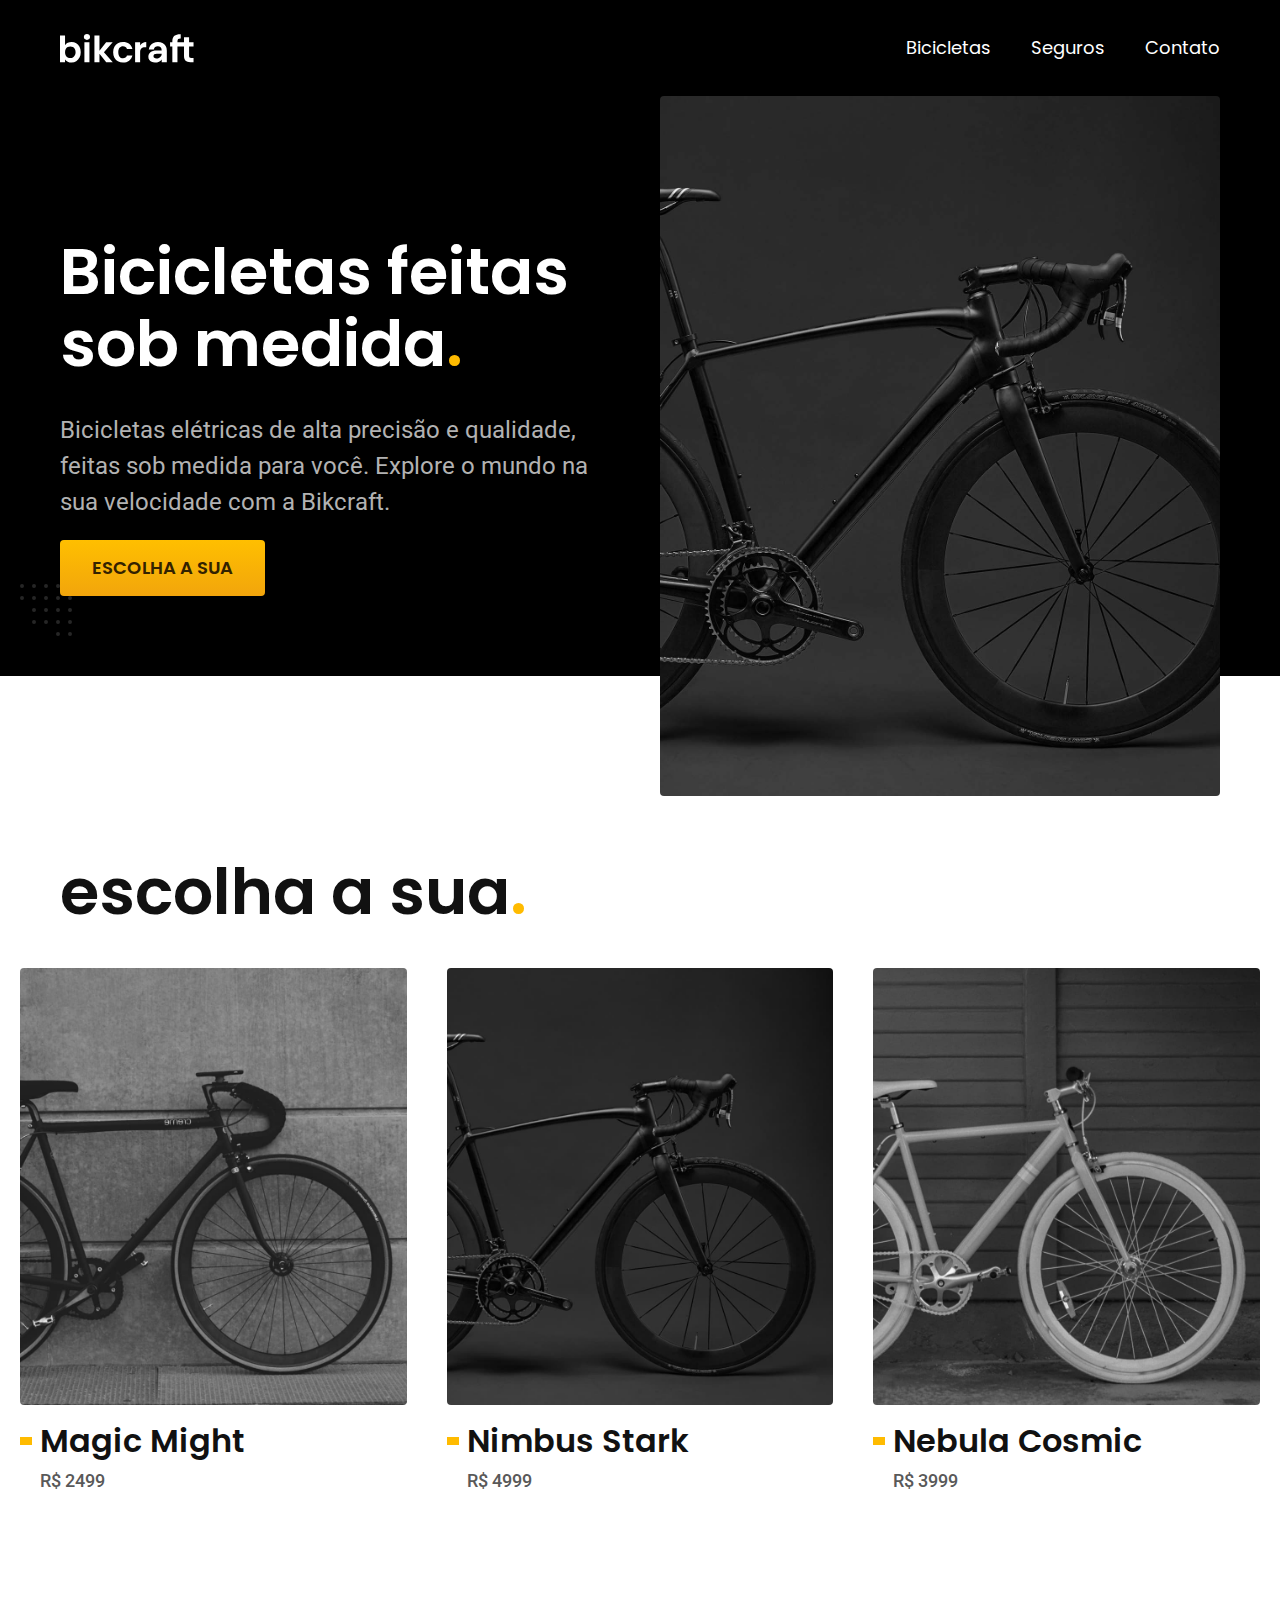
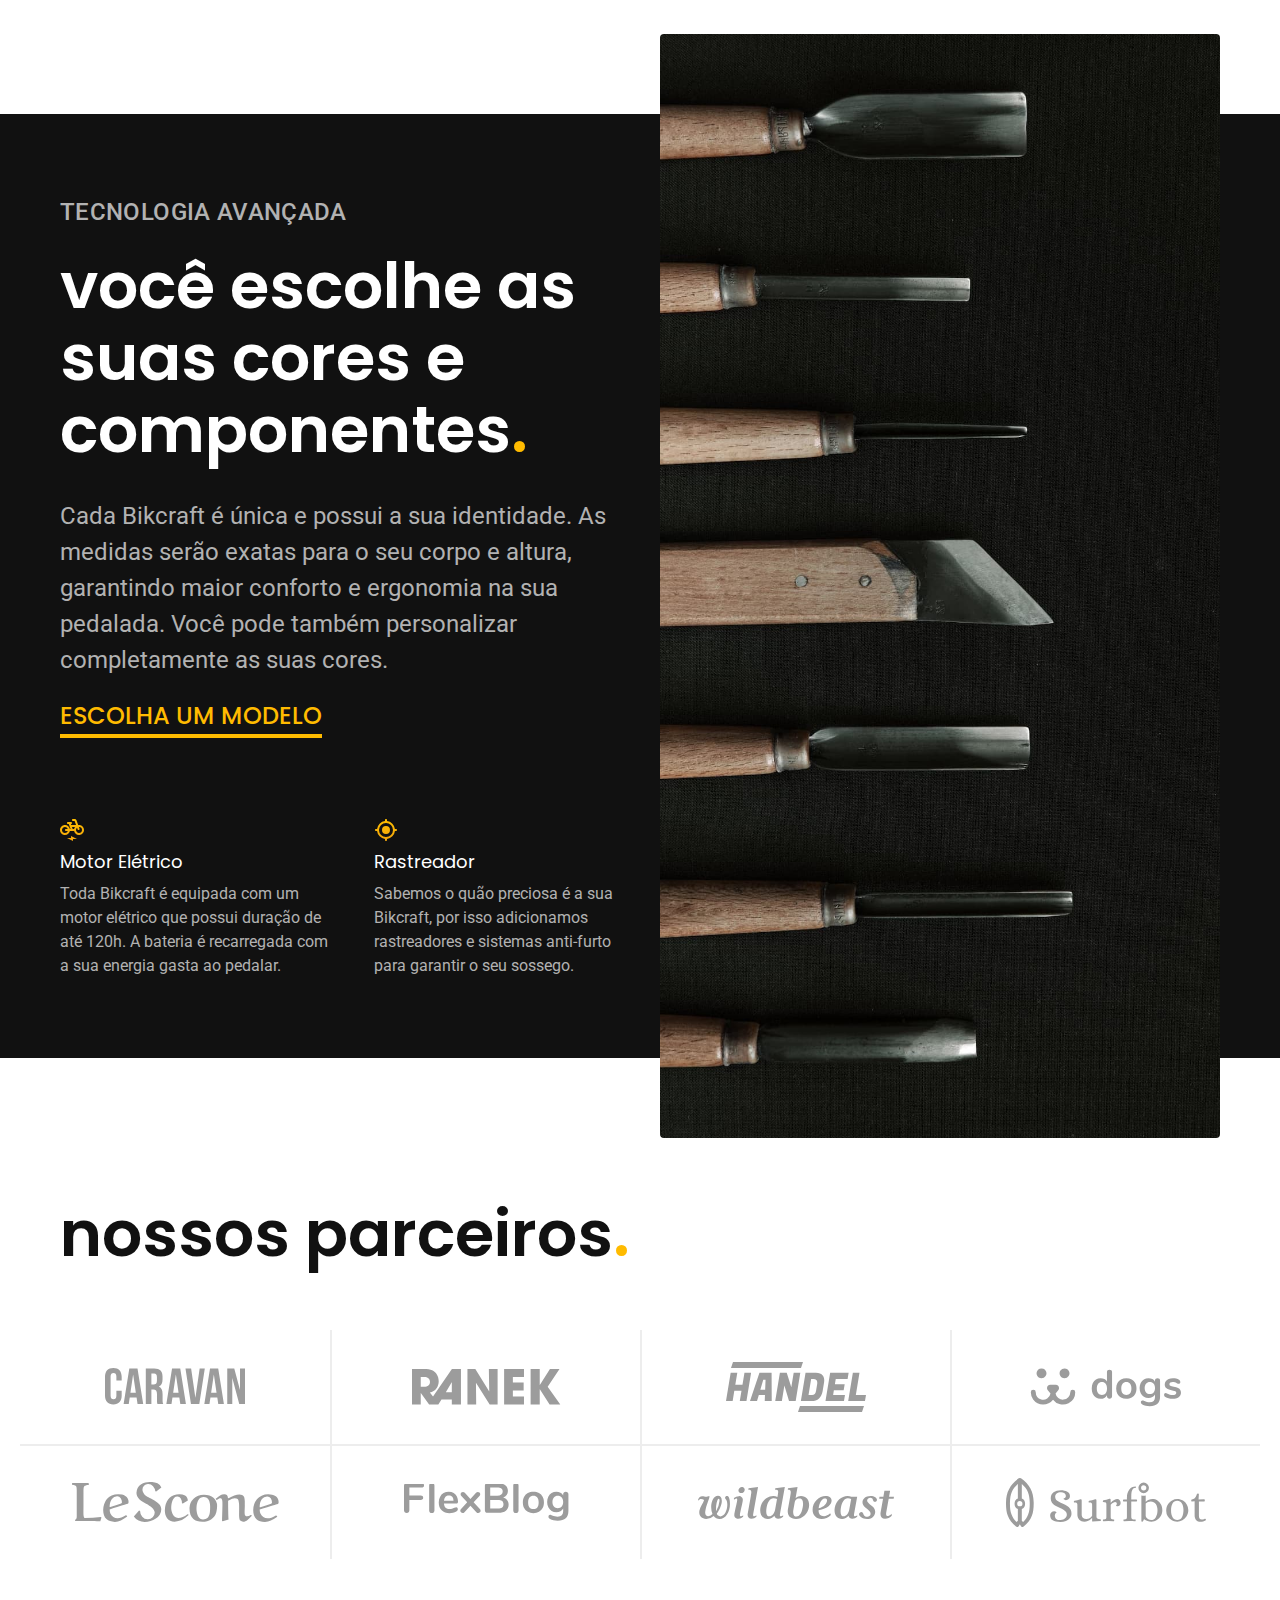
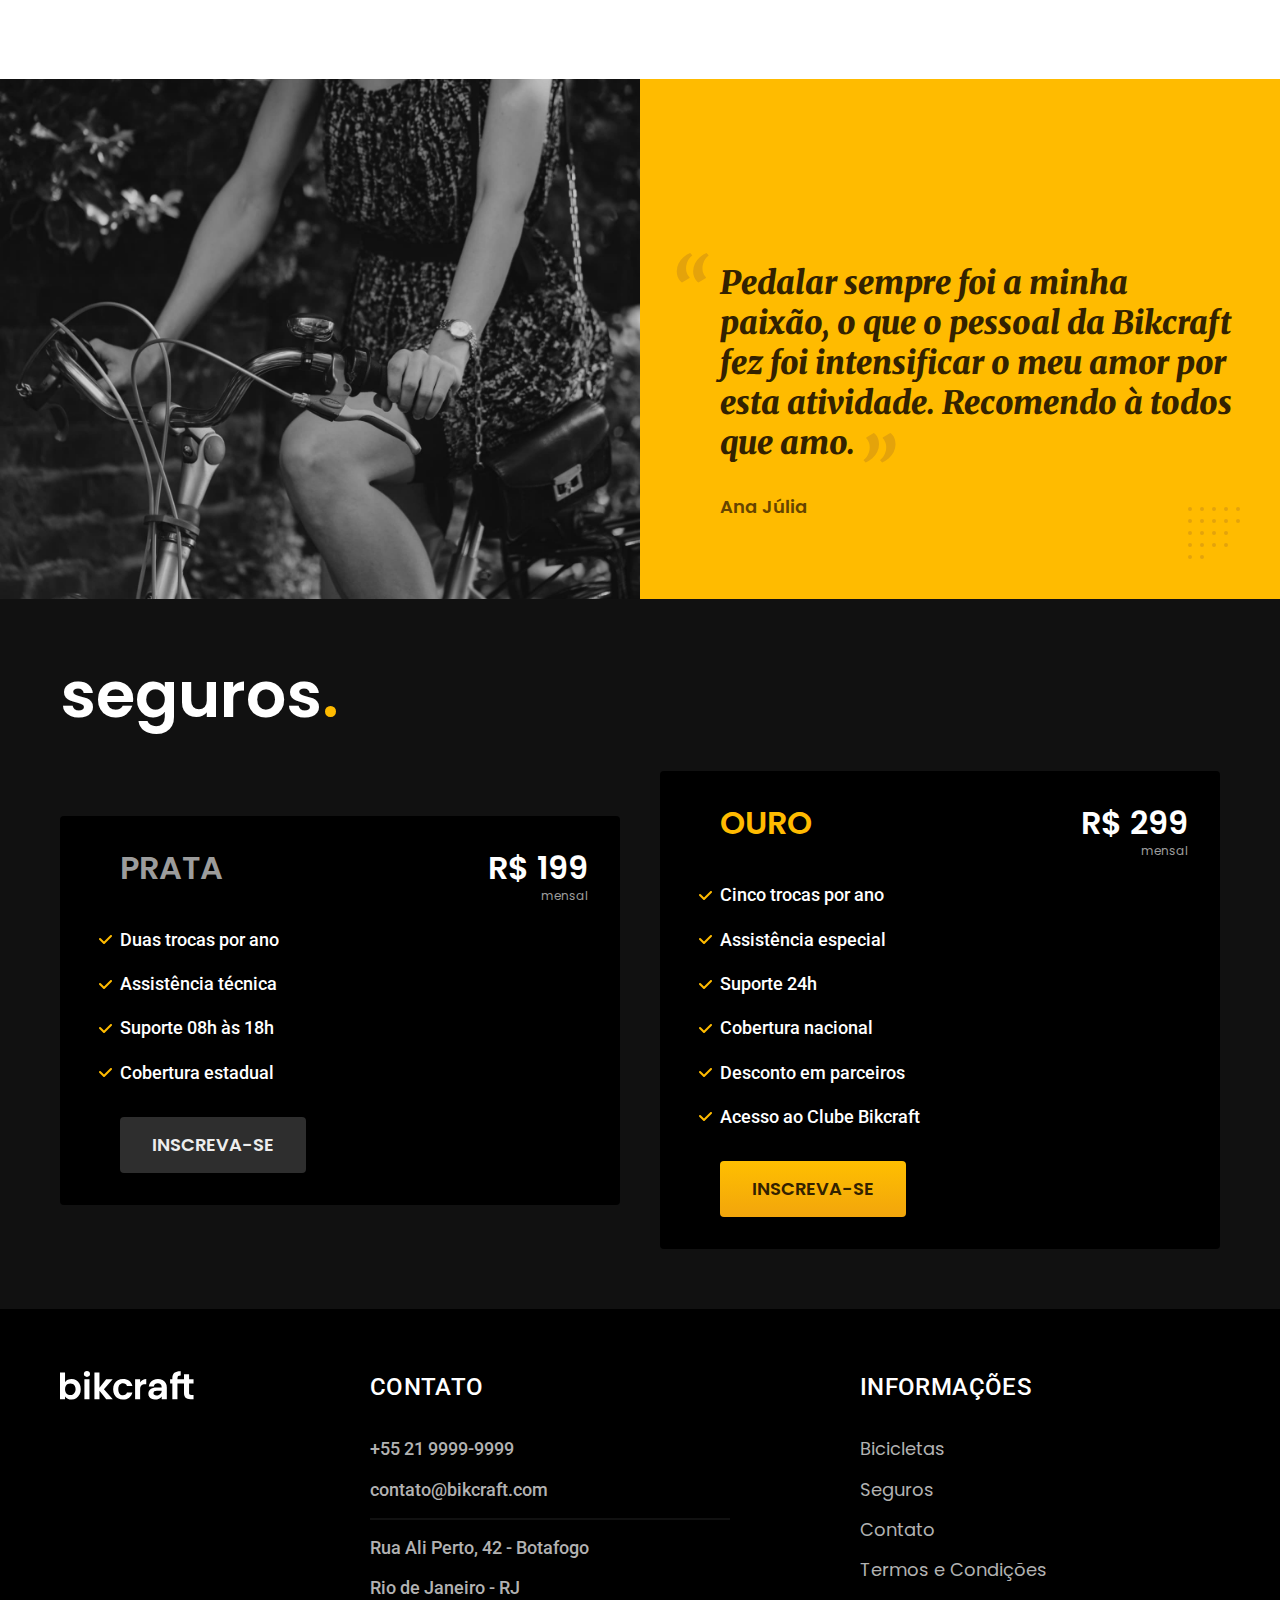
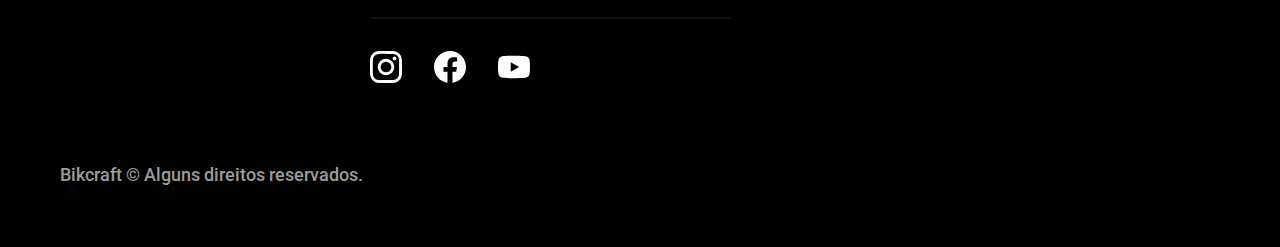
<file: index.html>
<!DOCTYPE html>
<html lang="pt-br">

<head>
  <meta charset="UTF-8">
  <meta name="viewport" content="width=device-width, initial-scale=1.0">

  <title>Bikcraft</title>
  <meta name="description" content="Bicicletas elétricas de alta precisão e qualidade,  feitas sob medida para o cliente. Explore o mundo na sua velocidade com a Bikcraft.">
  <link rel="stylesheet" href="./css/style.css">
  <link rel="stylesheet" href="./css/global/header.css">

  <link rel="preconnect" href="https://fonts.googleapis.com">
  <link rel="preconnect" href="https://fonts.gstatic.com" crossorigin>
  <link href="https://fonts.googleapis.com/css2?family=Merriweather:ital,wght@1,900&family=Poppins:wght@400;600&family=Roboto:wght@400;500&display=swap" rel="stylesheet">
</head>

<body>
  <header class="header-bg">
    <div class="header container">
      <a href="./">
        <img src="./img/bikcraft.svg" width="136" height="32" alt="Bikcraft">
      </a>

      <nav aria-label="primaria">
        <ul class="header-menu font-1-m cor-0">
          <li><a href="./bicicletas.html">Bicicletas</a></li>
          <li><a href="./seguros.html">Seguros</a></li>
          <li><a href="./contato.html">Contato</a></li>
        </ul>
      </nav>
    </div>
  </header>

  <main class="introducao-bg">
    <div class="introducao container">
      <div class="introducao-conteudo">
        <h1 class="font-1-xxl cor-0">Bicicletas feitas sob medida<span class="cor-p1">.</span></h1>
        <p class="font-2-l cor-5">Bicicletas elétricas de alta precisão e qualidade, feitas sob medida para você. Explore o mundo na sua velocidade com a Bikcraft.</p>
        <a class="botao" href="./bicicletas.html">Escolha a sua</a>
      </div>
      <picture>
        <source media="(max-width: 800px)" srcset="./img/bicicletas/nimbus.jpg">
        <img src="./img/fotos/introducao.jpg" width="1280" height="1600" alt="Bicicleta elétrica preta.">
      </picture>
    </div>
  </main>

  <article class="bicicletas-lista">
    <h2 class="container font-1-xxl">escolha a sua<span class="cor-p1">.</span></h2>

    <ul>
      <li>
        <a href="./bicicletas/magic.html">
          <img src="./img/bicicletas/magic-home.jpg" alt="Bicicleta preta" width="920" height="1040">
          <h3 class="font-1-xl">Magic Might</h3>
          <span class="font-2-m cor-8">R$ 2499</span>
        </a>
      </li>
      <li>
        <a href="./bicicletas/nimbus.html">
          <img src="./img/bicicletas/nimbus-home.jpg" alt="Bicicleta preta" width="920" height="1040">
          <h3 class="font-1-xl">Nimbus Stark</h3>
          <span class="font-2-m cor-8">R$ 4999</span>
        </a>
      </li>
      <li>
        <a href="./bicicletas/nebula.html">
          <img src="./img/bicicletas/nebula-home.jpg" alt="Bicicleta preta" width="920" height="1040">
          <h3 class="font-1-xl">Nebula Cosmic</h3>
          <span class="font-2-m cor-8">R$ 3999</span>
        </a>
      </li>
    </ul>
  </article>

  <article class="tecnologia-bg">
    <div class="tecnologia container">
      <div class="tecnologia-conteudo">
        <span class="font-2-l-b cor-5">Tecnologia Avançada</span>
        <h2 class="font-1-xxl cor-0">você escolhe as suas cores e componentes<span class="cor-p1">.</span></h2>
        <p class="font-2-l cor-5">Cada Bikcraft é única e possui a sua identidade. As medidas serão exatas para o seu corpo e altura, garantindo maior conforto e ergonomia na sua pedalada. Você pode também personalizar completamente as suas cores.</p>
        <a class="link" href="./bicicletas.html">Escolha um modelo</a>
        <div class="tecnologia-vantagens">
          <div>
            <img src="./img/icones/eletrica.svg" width="24" height="24" alt="">
            <h3 class="font-1-m cor-0">Motor Elétrico</h3>
            <p class="font-2-s cor-5">Toda Bikcraft é equipada com um motor elétrico que possui duração de até 120h. A bateria é recarregada com a sua energia gasta ao pedalar.</p>
          </div>
          <div>
            <img src="./img/icones/rastreador.svg" width="24" height="24" alt="">
            <h3 class="font-1-m cor-0">Rastreador</h3>
            <p class="font-2-s cor-5">Sabemos o quão preciosa é a sua Bikcraft, por isso adicionamos rastreadores e sistemas anti-furto para garantir o seu sossego.</p>
          </div>
        </div>
      </div>
      <div class="tecnologia-imagem">
        <img src="./img/fotos/tecnologia.jpg" width="1200" height="1920" alt="">
      </div>
    </div>
  </article>

  <section class="parceiros" aria-label="Nossos Parceiros">
    <h2 class="container font-1-xxl">nossos parceiros<span class="cor-p1">.</span></h2>

    <ul>
      <li><img src="./img/parceiros/caravan.svg" alt="Caravan" width="140" height="38"></li>
      <li><img src="./img/parceiros/ranek.svg" alt="Ranek" width="149" height="36"></li>
      <li><img src="./img/parceiros/handel.svg" alt="Handel" width="140" height="50"></li>
      <li><img src="./img/parceiros/dogs.svg" alt="Dogs" width="152" height="39"></li>
      <li><img src="./img/parceiros/lescone.svg" alt="LeScone" width="208" height="41"></li>
      <li><img src="./img/parceiros/flexblog.svg" alt="FlexBlog" width="165" height="38"></li>
      <li><img src="./img/parceiros/wildbeast.svg" alt="Wildbeast" width="196" height="34"></li>
      <li><img src="./img/parceiros/surfbot.svg" alt="Surfbot" width="200" height="49"></li>
    </ul>
  </section>

  <section class="depoimento" aria-label="Depoimento">
    <div>
      <img src="./img/fotos/depoimento.jpg" width="1560" height="1360" alt="Pessoa pedalando uma bicicleta Bikcraft">
    </div>
    <div class="depoimento-conteudo">
      <blockquote class="font-1-xl cor-p5">
        <p>Pedalar sempre foi a minha paixão, o que o pessoal da Bikcraft fez foi intensificar o meu amor por esta atividade. Recomendo à todos que amo.</p>
      </blockquote>
      <span class="font-1-m-b cor-p4">Ana Júlia</span>
    </div>
  </section>

  <article class="seguros-bg">
    <div class="seguros container">
      <h2 class="font-1-xxl cor-0">seguros<span class="cor-p1">.</span></h2>
      <div class="seguros-item">
        <h3 class="font-1-xl cor-6">PRATA</h3>
        <span class="font-1-xl cor-0">R$ 199 <span class="font-1-xs cor-6">mensal</span></span>
        <ul class="font-2-m cor-0">
          <li>Duas trocas por ano</li>
          <li>Assistência técnica</li>
          <li>Suporte 08h às 18h</li>
          <li>Cobertura estadual</li>
        </ul>
        <a class="botao secundario" href="./orcamento.html">Inscreva-se</a>
      </div>

      <div class="seguros-item">
        <h3 class="font-1-xl cor-p1">OURO</h3>
        <span class="font-1-xl cor-0">R$ 299 <span class="font-1-xs cor-6">mensal</span></span>
        <ul class="font-2-m cor-0">
          <li>Cinco trocas por ano</li>
          <li>Assistência especial</li>
          <li>Suporte 24h</li>
          <li>Cobertura nacional</li>
          <li>Desconto em parceiros</li>
          <li>Acesso ao Clube Bikcraft</li>
        </ul>
        <a class="botao" href="./orcamento.html">Inscreva-se</a>
      </div>
    </div>
  </article>

  <footer class="footer-bg">
    <div class="footer container">
      <img src="./img/bikcraft.svg" width="136" height="32" alt="Bikcraft">
      <div class="footer-contato">
        <h3 class="font-2-l-b cor-0">Contato</h3>
        <ul class="font-2-m cor-5">
          <li><a href="tel:+552199999999">+55 21 9999-9999</a></li>
          <li><a href="mailto:contato@bikcraft.com">contato@bikcraft.com</a></li>
          <li>Rua Ali Perto, 42 - Botafogo</li>
          <li>Rio de Janeiro - RJ</li>
        </ul>
        <div class="footer-redes">
          <a href="./">
            <img src="./img/redes/instagram.svg" width="32" height="32" alt="Instagram">
          </a>
          <a href="./">
            <img src="./img/redes/facebook.svg" width="32" height="32" alt="Facebook">
          </a>
          <a href="./">
            <img src="./img/redes/youtube.svg" width="32" height="32" alt="Youtube">
          </a>
        </div>
      </div>
      <div class="footer-informacoes">
        <h3 class="font-2-l-b cor-0">Informações</h3>
        <nav>
          <ul class="font-1-m cor-5">
            <li><a href="./bicicletas.html">Bicicletas</a></li>
            <li><a href="./seguros.html">Seguros</a></li>
            <li><a href="./contato.html">Contato</a></li>
            <li><a href="./termos.html">Termos e Condições</a></li>
          </ul>
        </nav>
      </div>
      <p class="footer-copy font-2-m cor-6">Bikcraft © Alguns direitos reservados.</p>
    </div>
  </footer>
</body>

</html>
</file>
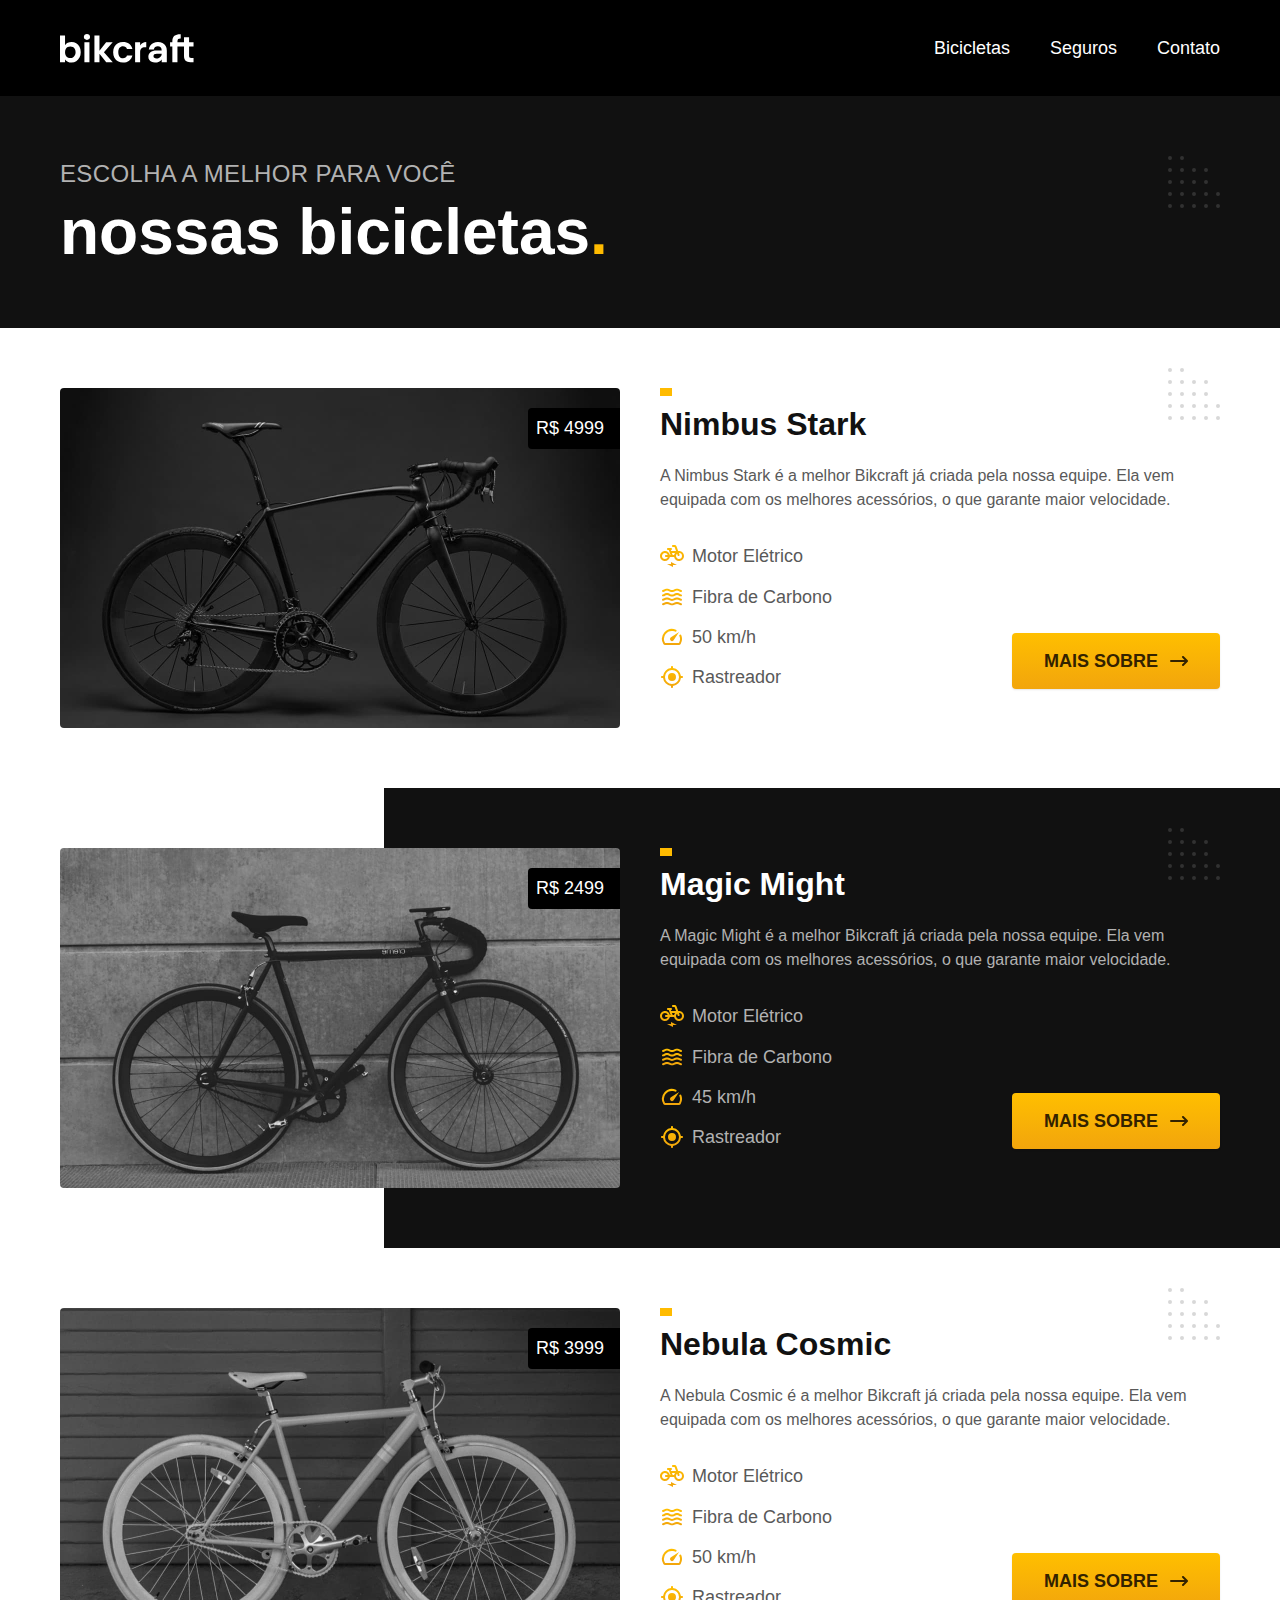
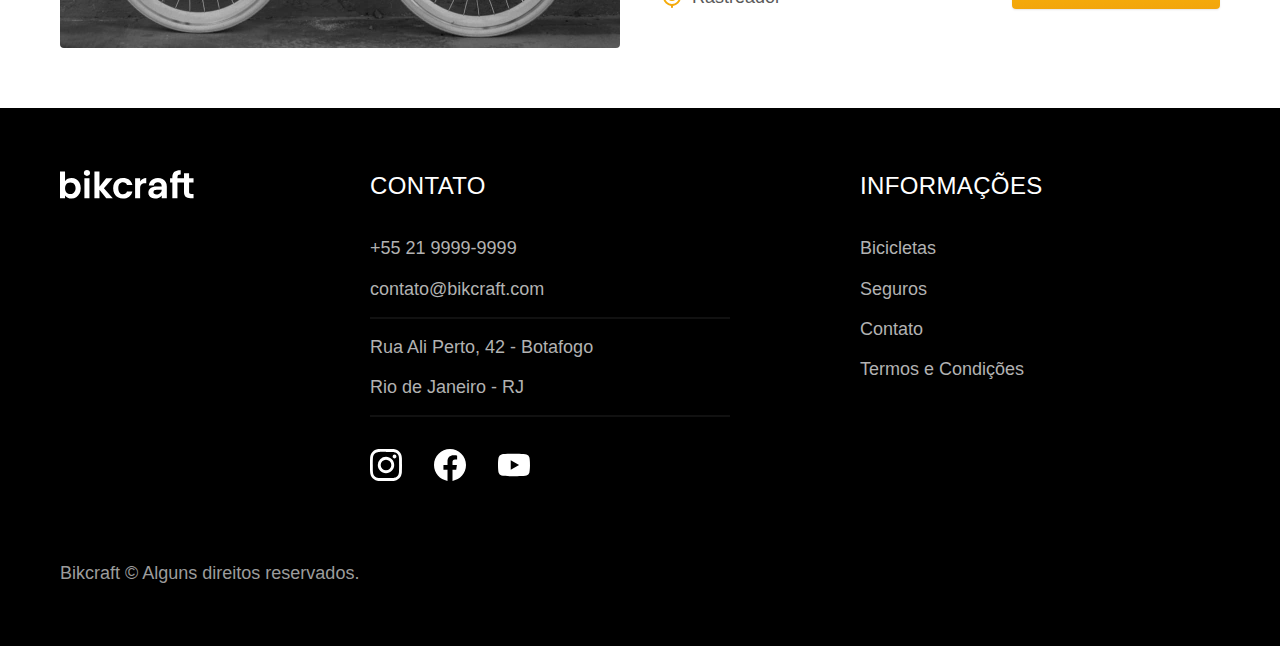
<file: bicicletas.html>
<!DOCTYPE html>
<html lang="pt-br">

<head>
  <meta charset="UTF-8">
  <meta name="viewport" content="width=device-width, initial-scale=1.0">

  <title>Bicicletas | Bikcraft</title>
  <meta name="description" content="Bicicletas">

  <link rel="preload" href="./css/style.css" as="style">
  <link rel="stylesheet" href="./css/style.css">
</head>

<body id="bicicletas">
  <header class="header-bg">
    <div class="header container">
      <a href="./">
        <img src="./img/bikcraft.svg" alt="Bikcraft">
      </a>

      <nav aria-label="primaria">
        <ul class="header-menu font-1-m cor-0">
          <li><a href="./bicicletas.html">Bicicletas</a></li>
          <li><a href="./seguros.html">Seguros</a></li>
          <li><a href="./contato.html">Contato</a></li>
        </ul>
      </nav>
    </div>
  </header>

  <main>
    <div class="titulo-bg">
      <div class="titulo container">
        <p class="font-2-l-b cor-5">Escolha a melhor para você</p>
        <h1 class="font-1-xxl cor-0">nossas bicicletas<span class="cor-p1">.</span></h1>
      </div>
    </div>

    <div class="bicicletas container">
      <div class="bicicletas-imagem">
        <img src="./img/bicicletas/nimbus.jpg" alt="Bicicleta preta">
        <span class="font-2-m cor-0">R$ 4999</span>
      </div>
      <div class="bicicletas-conteudo">
        <h2 class="font-1-xl">Nimbus Stark</h2>
        <p class="font-2-s cor-8">A Nimbus Stark é a melhor Bikcraft já criada pela nossa equipe. Ela vem equipada com os melhores acessórios, o que garante maior velocidade.</p>
        <ul class="font-1-m cor-8">
          <li>
            <img src="./img/icones/eletrica.svg" alt="">
            Motor Elétrico
          </li>
          <li>
            <img src="./img/icones/carbono.svg" alt="">
            Fibra de Carbono
          </li>
          <li>
            <img src="./img/icones/velocidade.svg" alt="">
            50 km/h
          </li>
          <li>
            <img src="./img/icones/rastreador.svg" alt="">
            Rastreador
          </li>
        </ul>
        <a class="botao seta" href="./bicicletas/nimbus.html">Mais Sobre</a>
      </div>
    </div>

    <div class="bicicletas-bg">
      <div class="bicicletas container">
        <div class="bicicletas-imagem">
          <img src="./img/bicicletas/magic.jpg" alt="Bicicleta preta">
          <span class="font-2-m cor-0">R$ 2499</span>
        </div>
        <div class="bicicletas-conteudo">
          <h2 class="font-1-xl cor-0">Magic Might</h2>
          <p class="font-2-s cor-5">A Magic Might é a melhor Bikcraft já criada pela nossa equipe. Ela vem equipada com os melhores acessórios, o que garante maior velocidade.</p>
          <ul class="font-1-m cor-5">
            <li>
              <img src="./img/icones/eletrica.svg" alt="">
              Motor Elétrico
            </li>
            <li>
              <img src="./img/icones/carbono.svg" alt="">
              Fibra de Carbono
            </li>
            <li>
              <img src="./img/icones/velocidade.svg" alt="">
              45 km/h
            </li>
            <li>
              <img src="./img/icones/rastreador.svg" alt="">
              Rastreador
            </li>
          </ul>
          <a class="botao seta" href="./bicicletas/magic.html">Mais Sobre</a>
        </div>
      </div>
    </div>

    <div class="bicicletas container">
      <div class="bicicletas-imagem">
        <img src="./img/bicicletas/nebula.jpg" alt="Bicicleta preta">
        <span class="font-2-m cor-0">R$ 3999</span>
      </div>
      <div class="bicicletas-conteudo">
        <h2 class="font-1-xl">Nebula Cosmic</h2>
        <p class="font-2-s cor-8">A Nebula Cosmic é a melhor Bikcraft já criada pela nossa equipe. Ela vem equipada com os melhores acessórios, o que garante maior velocidade.</p>
        <ul class="font-1-m cor-8">
          <li>
            <img src="./img/icones/eletrica.svg" alt="">
            Motor Elétrico
          </li>
          <li>
            <img src="./img/icones/carbono.svg" alt="">
            Fibra de Carbono
          </li>
          <li>
            <img src="./img/icones/velocidade.svg" alt="">
            50 km/h
          </li>
          <li>
            <img src="./img/icones/rastreador.svg" alt="">
            Rastreador
          </li>
        </ul>
        <a class="botao seta" href="./bicicletas/nebula.html">Mais Sobre</a>
      </div>
    </div>

  </main>

  <footer class="footer-bg">
    <div class="footer container">
      <img src="./img/bikcraft.svg" alt="Bikcraft">
      <div class="footer-contato">
        <h3 class="font-2-l-b cor-0">Contato</h3>
        <ul class="font-2-m cor-5">
          <li><a href="tel:+552199999999">+55 21 9999-9999</a></li>
          <li><a href="mailto:contato@bikcraft.com">contato@bikcraft.com</a></li>
          <li>Rua Ali Perto, 42 - Botafogo</li>
          <li>Rio de Janeiro - RJ</li>
        </ul>
        <div class="footer-redes">
          <a href="./">
            <img src="./img/redes/instagram.svg" alt="Instagram">
          </a>
          <a href="./">
            <img src="./img/redes/facebook.svg" alt="Facebook">
          </a>
          <a href="./">
            <img src="./img/redes/youtube.svg" alt="Youtube">
          </a>
        </div>
      </div>
      <div class="footer-informacoes">
        <h3 class="font-2-l-b cor-0">Informações</h3>
        <nav>
          <ul class="font-1-m cor-5">
            <li><a href="./bicicletas.html">Bicicletas</a></li>
            <li><a href="./seguros.html">Seguros</a></li>
            <li><a href="./contato.html">Contato</a></li>
            <li><a href="./termos.html">Termos e Condições</a></li>
          </ul>
        </nav>
      </div>
      <p class="footer-copy font-2-m cor-6">Bikcraft © Alguns direitos reservados.</p>
    </div>
  </footer>
</body>

</html>
</file>
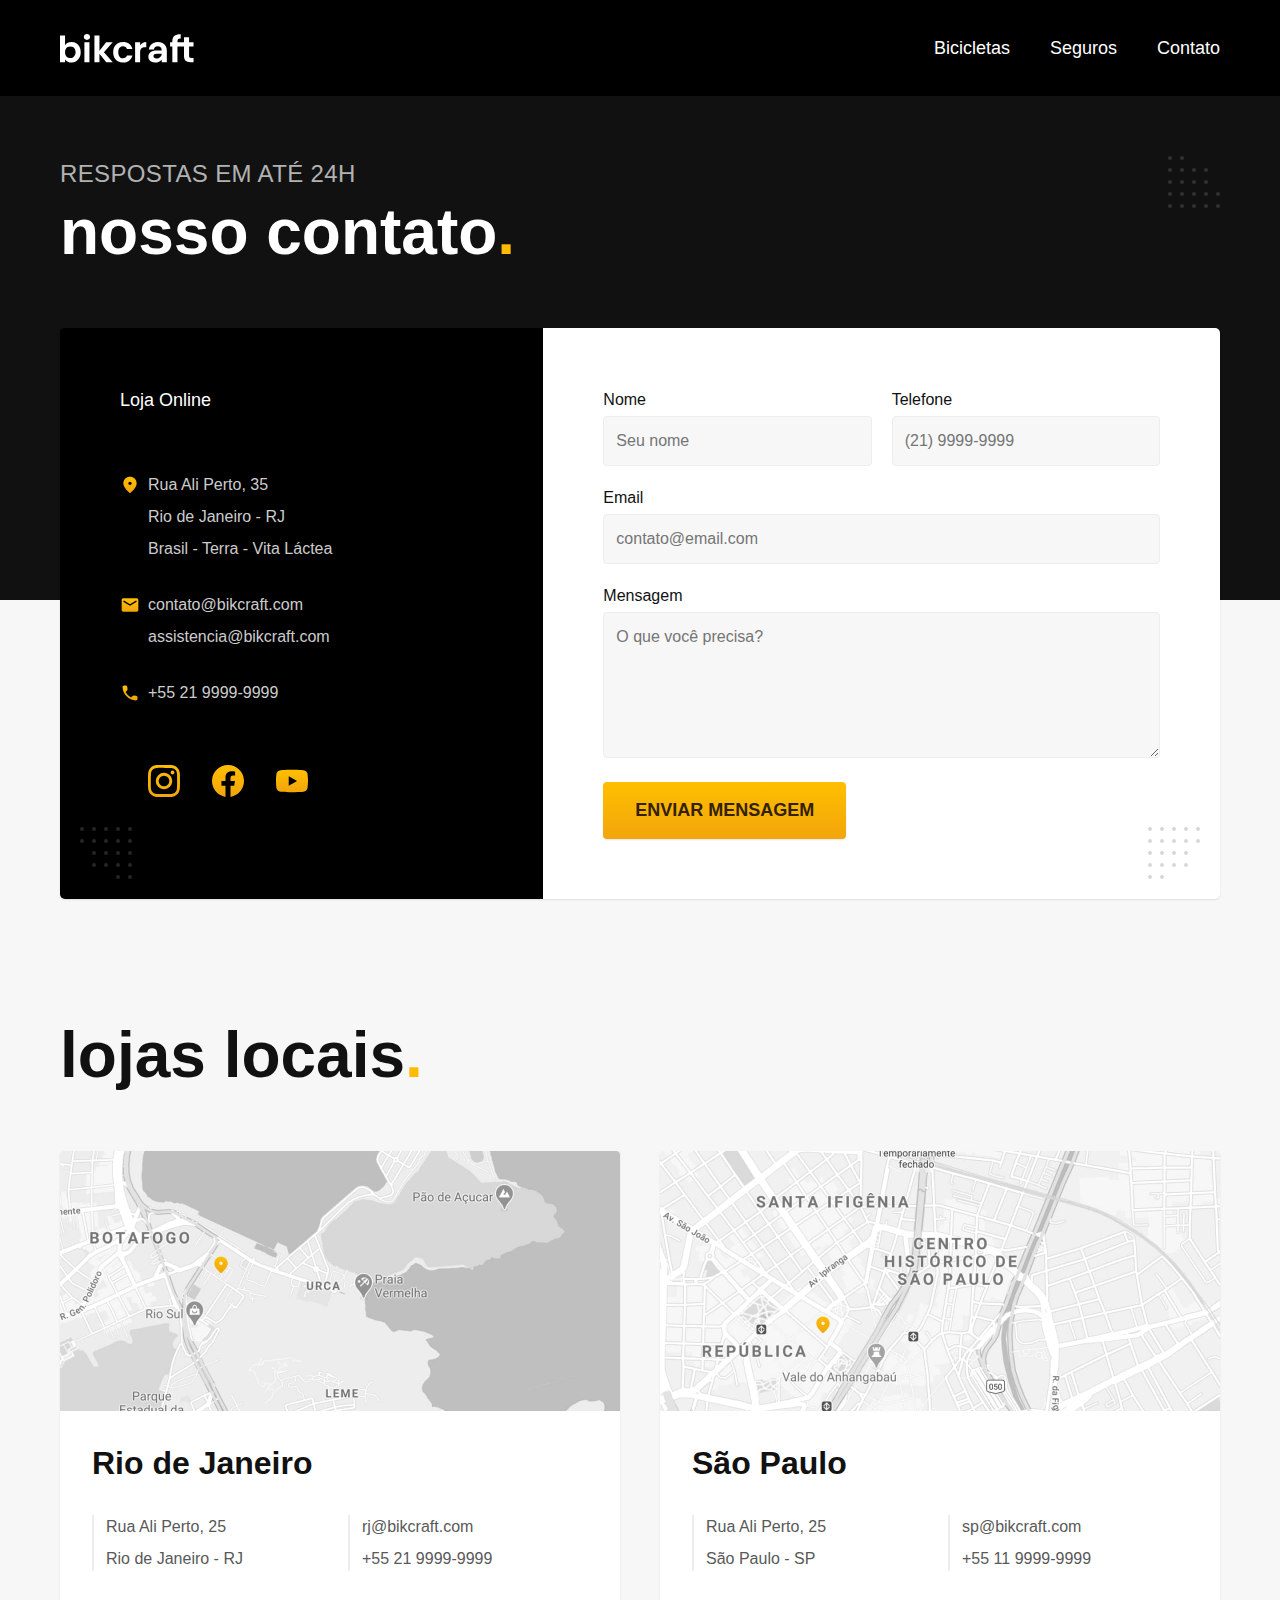
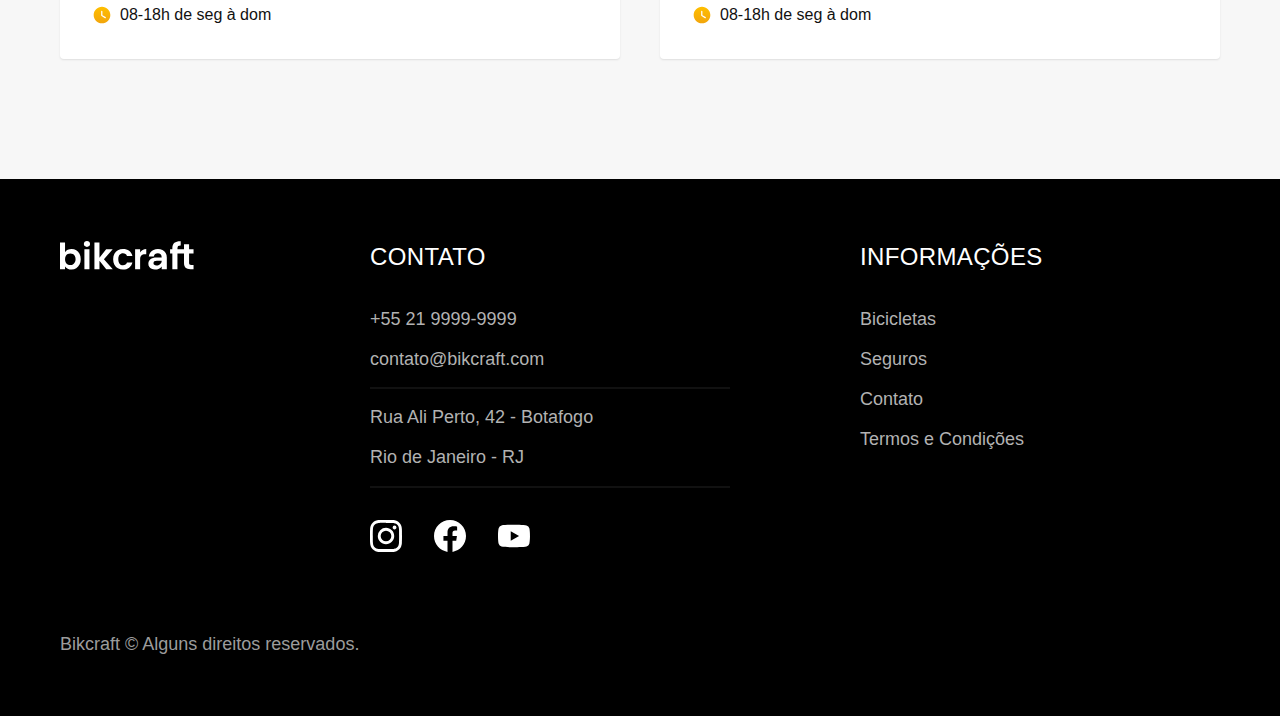
<file: contato.html>
<!DOCTYPE html>
<html lang="pt-br">

<head>
  <meta charset="UTF-8">
  <meta name="viewport" content="width=device-width, initial-scale=1.0">

  <title>Contato | Bikcraft</title>
  <meta name="description" content="Contato.">

  <link rel="preload" href="./css/style.css" as="style">
  <link rel="stylesheet" href="./css/style.css">
</head>

<body id="contato">
  <header class="header-bg">
    <div class="header container">
      <a href="./">
        <img src="./img/bikcraft.svg" alt="Bikcraft">
      </a>

      <nav aria-label="primaria">
        <ul class="header-menu font-1-m cor-0">
          <li><a href="./bicicletas.html">Bicicletas</a></li>
          <li><a href="./seguros.html">Seguros</a></li>
          <li><a href="./contato.html">Contato</a></li>
        </ul>
      </nav>
    </div>
  </header>

  <main>
    <div class="titulo-bg">
      <div class="titulo container">
        <p class="font-2-l-b cor-5">Respostas em até 24h</p>
        <h1 class="font-1-xxl cor-0">nosso contato<span class="cor-p1">.</span></h1>
      </div>
    </div>

    <div class="contato container">
      <section class="contato-dados" aria-label="Endereço">
        <h2 class="font-1-m cor-0">Loja Online</h2>
        <div class="contato-endereco font-2-s cor-4">
          <p>Rua Ali Perto, 35</p>
          <p>Rio de Janeiro - RJ</p>
          <p>Brasil - Terra - Vita Láctea</p>
        </div>
        <address class="contato-meios font-2-s cor-4">
          <a href="mailto:contato@bikcraft.com">contato@bikcraft.com</a>
          <a href="mailto:assistencia@bikcraft.com">assistencia@bikcraft.com</a>
          <a href="tel:+552199999999">+55 21 9999-9999</a>
        </address>
        <div class="contato-redes">
          <a href="./">
            <img src="./img/redes/instagram-p.svg" alt="Instagram">
          </a>
          <a href="./">
            <img src="./img/redes/facebook-p.svg" alt="Facebook">
          </a>
          <a href="./">
            <img src="./img/redes/youtube-p.svg" alt="Youtube">
          </a>
        </div>
      </section>
      <section class="contato-formulario" aria-label="Formulário">
        <form class="form" action="./contato.html">
          <div>
            <label for="nome">Nome</label>
            <input type="text" id="nome" name="nome" placeholder="Seu nome">
          </div>
          <div>
            <label for="telefone">Telefone</label>
            <input type="text" id="telefone" name="telefone" placeholder="(21) 9999-9999">
          </div>
          <div class="col-2">
            <label for="email">Email</label>
            <input type="email" id="email" name="email" placeholder="contato@email.com">
          </div>
          <div class="col-2">
            <label for="mensagem">Mensagem</label>
            <textarea rows="5" id="mensagem" name="mensagem" placeholder="O que você precisa?"></textarea>
          </div>
          <button class="botao col-2">Enviar Mensagem</button>
        </form>
      </section>
    </div>
  </main>

  <article class="lojas container">
    <h2 class="font-1-xxl">lojas locais<span class="cor-p1">.</span></h2>
    <div class="lojas-item">
      <img src="./img/lojas/rj.jpg" alt="mapa marcando o endereço em Rua Ali Perto, 25 - Rio de Janeiro - RJ">
      <div class="lojas-conteudo">
        <h3 class="font-1-xl">Rio de Janeiro</h3>
        <div class="lojas-dados font-2-s cor-8">
          <p>Rua Ali Perto, 25</p>
          <p>Rio de Janeiro - RJ</p>
        </div>
        <div class="lojas-dados font-2-s cor-8">
          <a href="mailto:rj@bikcraft.com">rj@bikcraft.com</a>
          <a href="tel:+552199999999">+55 21 9999-9999</a>
        </div>
        <p class="lojas-tempo font-1-s"><img src="./img/icones/horario.svg" alt="">08-18h de seg à dom</p>
      </div>
    </div>

    <div class="lojas-item">
      <img src="./img/lojas/sp.jpg" alt="mapa marcando o endereço em Rua Ali Perto, 25 - São Paulo - SP">
      <div class="lojas-conteudo">
        <h3 class="font-1-xl">São Paulo</h3>
        <div class="lojas-dados font-2-s cor-8">
          <p>Rua Ali Perto, 25</p>
          <p>São Paulo - SP</p>
        </div>
        <div class="lojas-dados font-2-s cor-8">
          <a href="mailto:sp@bikcraft.com">sp@bikcraft.com</a>
          <a href="tel:+551199999999">+55 11 9999-9999</a>
        </div>
        <p class="lojas-tempo font-1-s"><img src="./img/icones/horario.svg" alt="">08-18h de seg à dom</p>
      </div>
    </div>
  </article>

  <footer class="footer-bg">
    <div class="footer container">
      <img src="./img/bikcraft.svg" alt="Bikcraft">
      <div class="footer-contato">
        <h3 class="font-2-l-b cor-0">Contato</h3>
        <ul class="font-2-m cor-5">
          <li><a href="tel:+552199999999">+55 21 9999-9999</a></li>
          <li><a href="mailto:contato@bikcraft.com">contato@bikcraft.com</a></li>
          <li>Rua Ali Perto, 42 - Botafogo</li>
          <li>Rio de Janeiro - RJ</li>
        </ul>
        <div class="footer-redes">
          <a href="./">
            <img src="./img/redes/instagram.svg" alt="Instagram">
          </a>
          <a href="./">
            <img src="./img/redes/facebook.svg" alt="Facebook">
          </a>
          <a href="./">
            <img src="./img/redes/youtube.svg" alt="Youtube">
          </a>
        </div>
      </div>
      <div class="footer-informacoes">
        <h3 class="font-2-l-b cor-0">Informações</h3>
        <nav>
          <ul class="font-1-m cor-5">
            <li><a href="./bicicletas.html">Bicicletas</a></li>
            <li><a href="./seguros.html">Seguros</a></li>
            <li><a href="./contato.html">Contato</a></li>
            <li><a href="./termos.html">Termos e Condições</a></li>
          </ul>
        </nav>
      </div>
      <p class="footer-copy font-2-m cor-6">Bikcraft © Alguns direitos reservados.</p>
    </div>
  </footer>
</body>

</html>
</file>
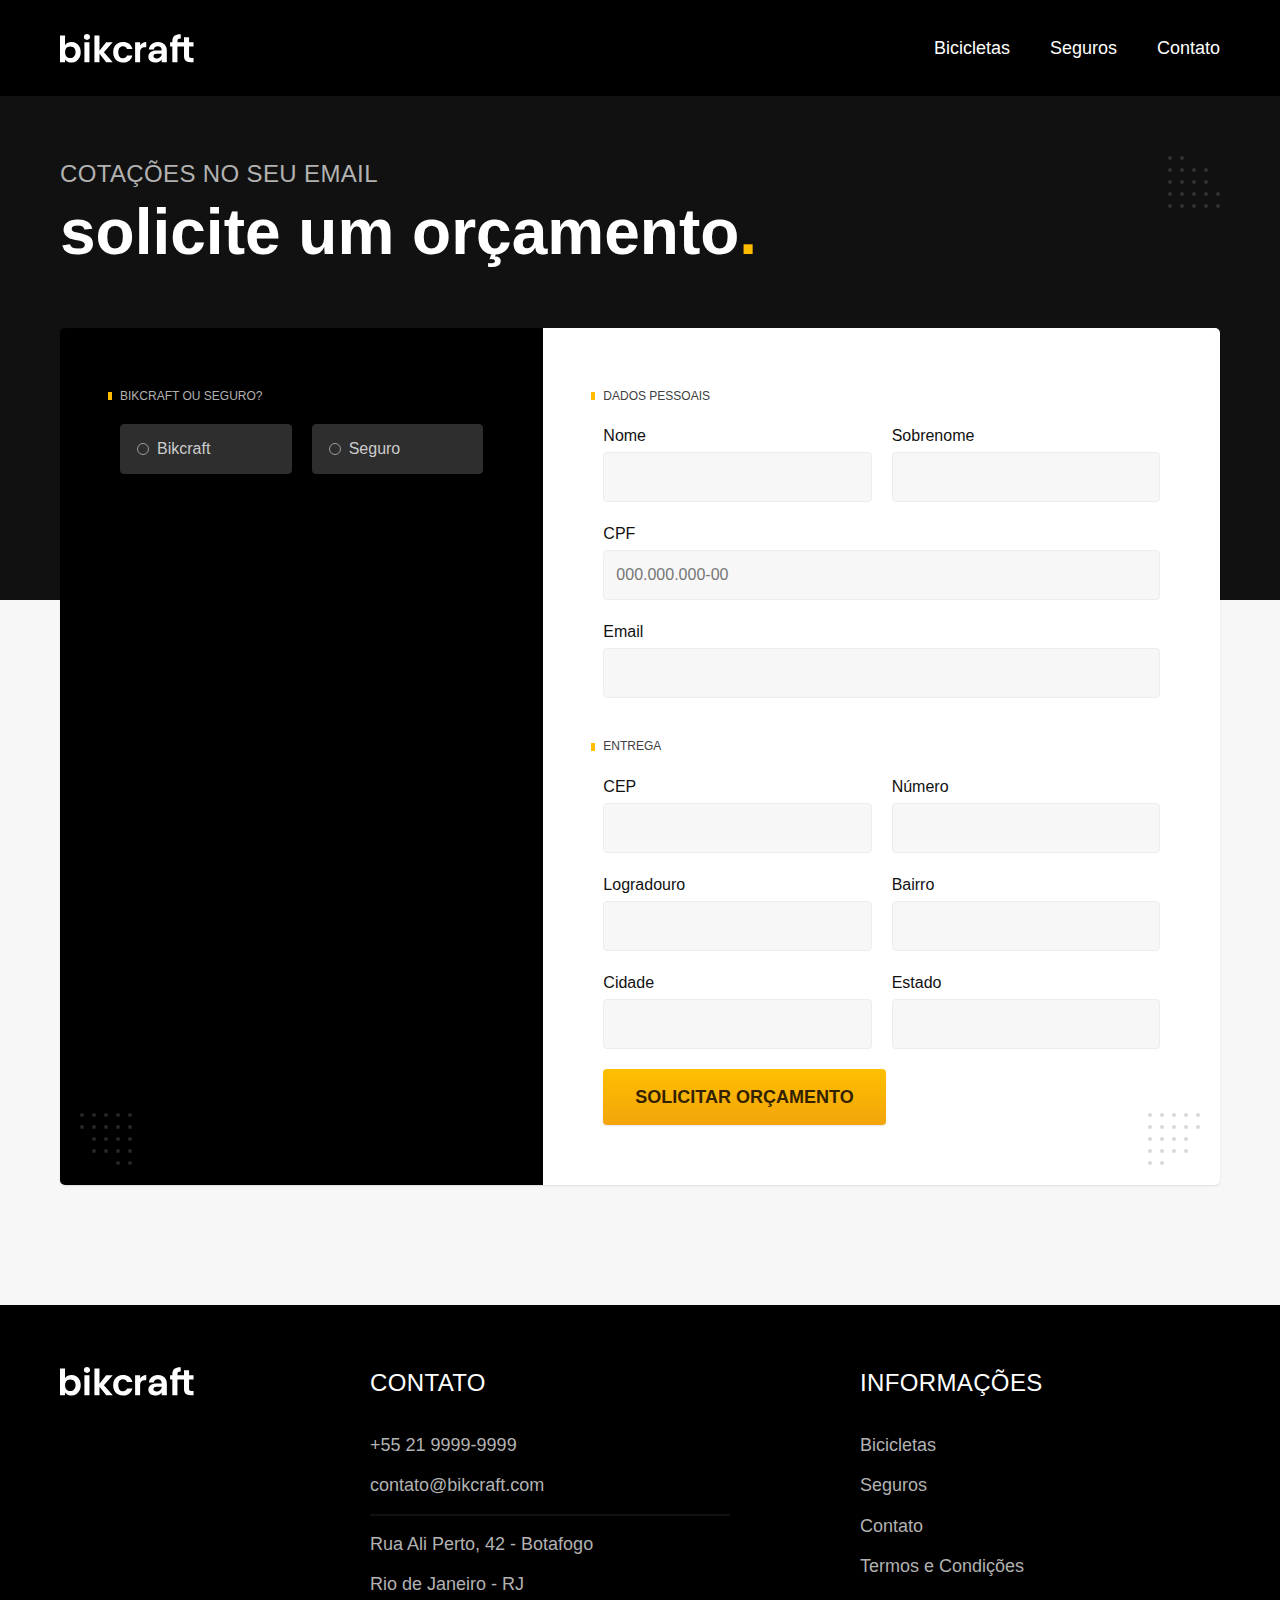
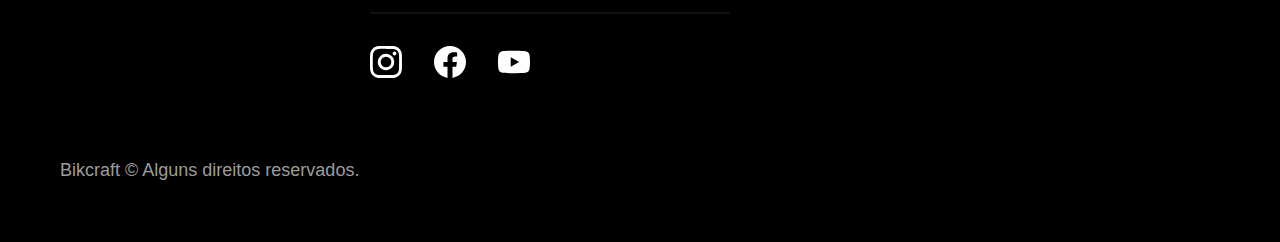
<file: orcamento.html>
<!DOCTYPE html>
<html lang="pt-br">

<head>
  <meta charset="UTF-8">
  <meta name="viewport" content="width=device-width, initial-scale=1.0">

  <title>Orçamento | Bikcraft</title>
  <meta name="description" content="Orçamento.">

  <link rel="preload" href="./css/style.css" as="style">
  <link rel="stylesheet" href="./css/style.css">
</head>

<body id="orcamento">
  <header class="header-bg">
    <div class="header container">
      <a href="./">
        <img src="./img/bikcraft.svg" alt="Bikcraft">
      </a>

      <nav aria-label="primaria">
        <ul class="header-menu font-1-m cor-0">
          <li><a href="./bicicletas.html">Bicicletas</a></li>
          <li><a href="./seguros.html">Seguros</a></li>
          <li><a href="./contato.html">Contato</a></li>
        </ul>
      </nav>
    </div>
  </header>

  <main>
    <div class="titulo-bg">
      <div class="titulo container">
        <p class="font-2-l-b cor-5">Cotações no seu email</p>
        <h1 class="font-1-xxl cor-0">solicite um orçamento<span class="cor-p1">.</span></h1>
      </div>
    </div>

    <form class="orcamento container" action="./orcamento.html">
      <div class="orcamento-produto">
        <h2 class="font-1-xs cor-5">Bikcraft ou Seguro?</h2>

        <input type="radio" name="tipo" value="bikcraft" id="bikcraft">
        <label for="bikcraft">Bikcraft</label>

        <input type="radio" name="tipo" value="seguro" id="seguro">
        <label for="seguro">Seguro</label>

        <div class="orcamento-conteudo" id="orcamento-bikcraft">
          <h2 class="font-1-xs cor-5">Escolha a sua</h2>

          <input type="radio" name="produto" value="nimbus" id="nimbus">
          <label for="nimbus">Nimbus Stark <span>R$ 4999</span></label>
          <div class="orcamento-detalhes">
            <ul class="font-1-xs cor-8">
              <li><img src="./img/icones/eletrica.svg" alt=""> Motor Elétrico</li>
              <li><img src="./img/icones/carbono.svg" alt=""> Fibra de Carbono</li>
              <li><img src="./img/icones/velocidade.svg" alt=""> 50 km/h</li>
              <li><img src="./img/icones/rastreador.svg" alt=""> Rastreador</li>
            </ul>
            <img src="./img/bicicletas/nimbus.jpg" alt="Bicicleta preta">
          </div>

          <input type="radio" name="produto" value="magic" id="magic">
          <label for="magic">Magic Might <span>R$ 2499</span></label>
          <div class="orcamento-detalhes">
            <ul class="font-1-xs cor-8">
              <li><img src="./img/icones/eletrica.svg" alt=""> Motor Elétrico</li>
              <li><img src="./img/icones/carbono.svg" alt=""> Fibra de Carbono</li>
              <li><img src="./img/icones/velocidade.svg" alt=""> 45 km/h</li>
              <li><img src="./img/icones/rastreador.svg" alt=""> Rastreador</li>
            </ul>
            <img src="./img/bicicletas/magic.jpg" alt="Bicicleta preta">
          </div>

          <input type="radio" name="produto" value="nebula" id="nebula">
          <label for="nebula">Nebula Cosmic <span>R$ 3999</span></label>
          <div class="orcamento-detalhes">
            <ul class="font-1-xs cor-8">
              <li><img src="./img/icones/eletrica.svg" alt=""> Motor Elétrico</li>
              <li><img src="./img/icones/carbono.svg" alt=""> Fibra de Carbono</li>
              <li><img src="./img/icones/velocidade.svg" alt=""> 40 km/h</li>
              <li><img src="./img/icones/rastreador.svg" alt=""> Rastreador</li>
            </ul>
            <img src="./img/bicicletas/nebula.jpg" alt="Bicicleta branca">
          </div>

        </div>

        <div class="orcamento-conteudo" id="orcamento-seguro">
          <h2 class="font-1-xs cor-5">Escolha o plano</h2>

          <input type="radio" name="produto" value="prata" id="prata">
          <label for="prata">Prata <span>R$ 199</span></label>

          <input type="radio" name="produto" value="ouro" id="ouro">
          <label for="ouro">Ouro <span>R$ 299</span></label>
        </div>
      </div>
      <div class="orcamento-dados form">
        <h2 class="font-1-xs cor-9 col-2">dados pessoais</h2>
        <div>
          <label for="nome">Nome</label>
          <input type="text" id="nome" name="nome">
        </div>
        <div>
          <label for="sobrenome">Sobrenome</label>
          <input type="text" id="sobrenome" name="sobrenome">
        </div>
        <div class="col-2">
          <label for="cpf">CPF</label>
          <input type="text" id="cpf" name="cpf" placeholder="000.000.000-00">
        </div>
        <div class="col-2">
          <label for="email">Email</label>
          <input type="email" id="email" name="email">
        </div>
        <h2 class="font-1-xs cor-9 col-2">entrega</h2>
        <div>
          <label for="cep">CEP</label>
          <input type="text" id="cep" name="cep">
        </div>
        <div>
          <label for="numero">Número</label>
          <input type="text" id="numero" name="numero">
        </div>
        <div>
          <label for="logradouro">Logradouro</label>
          <input type="text" id="logradouro" name="logradouro">
        </div>
        <div>
          <label for="bairro">Bairro</label>
          <input type="text" id="bairro" name="bairro">
        </div>
        <div>
          <label for="cidade">Cidade</label>
          <input type="text" id="cidade" name="cidade">
        </div>
        <div>
          <label for="estado">Estado</label>
          <input type="text" id="estado" name="estado">
        </div>
        <button class="botao col-2">Solicitar Orçamento</button>
      </div>
    </form>
  </main>

  <footer class="footer-bg">
    <div class="footer container">
      <img src="./img/bikcraft.svg" alt="Bikcraft">
      <div class="footer-contato">
        <h3 class="font-2-l-b cor-0">Contato</h3>
        <ul class="font-2-m cor-5">
          <li><a href="tel:+552199999999">+55 21 9999-9999</a></li>
          <li><a href="mailto:contato@bikcraft.com">contato@bikcraft.com</a></li>
          <li>Rua Ali Perto, 42 - Botafogo</li>
          <li>Rio de Janeiro - RJ</li>
        </ul>
        <div class="footer-redes">
          <a href="./">
            <img src="./img/redes/instagram.svg" alt="Instagram">
          </a>
          <a href="./">
            <img src="./img/redes/facebook.svg" alt="Facebook">
          </a>
          <a href="./">
            <img src="./img/redes/youtube.svg" alt="Youtube">
          </a>
        </div>
      </div>
      <div class="footer-informacoes">
        <h3 class="font-2-l-b cor-0">Informações</h3>
        <nav>
          <ul class="font-1-m cor-5">
            <li><a href="./bicicletas.html">Bicicletas</a></li>
            <li><a href="./seguros.html">Seguros</a></li>
            <li><a href="./contato.html">Contato</a></li>
            <li><a href="./termos.html">Termos e Condições</a></li>
          </ul>
        </nav>
      </div>
      <p class="footer-copy font-2-m cor-6">Bikcraft © Alguns direitos reservados.</p>
    </div>
  </footer>
</body>

</html>
</file>
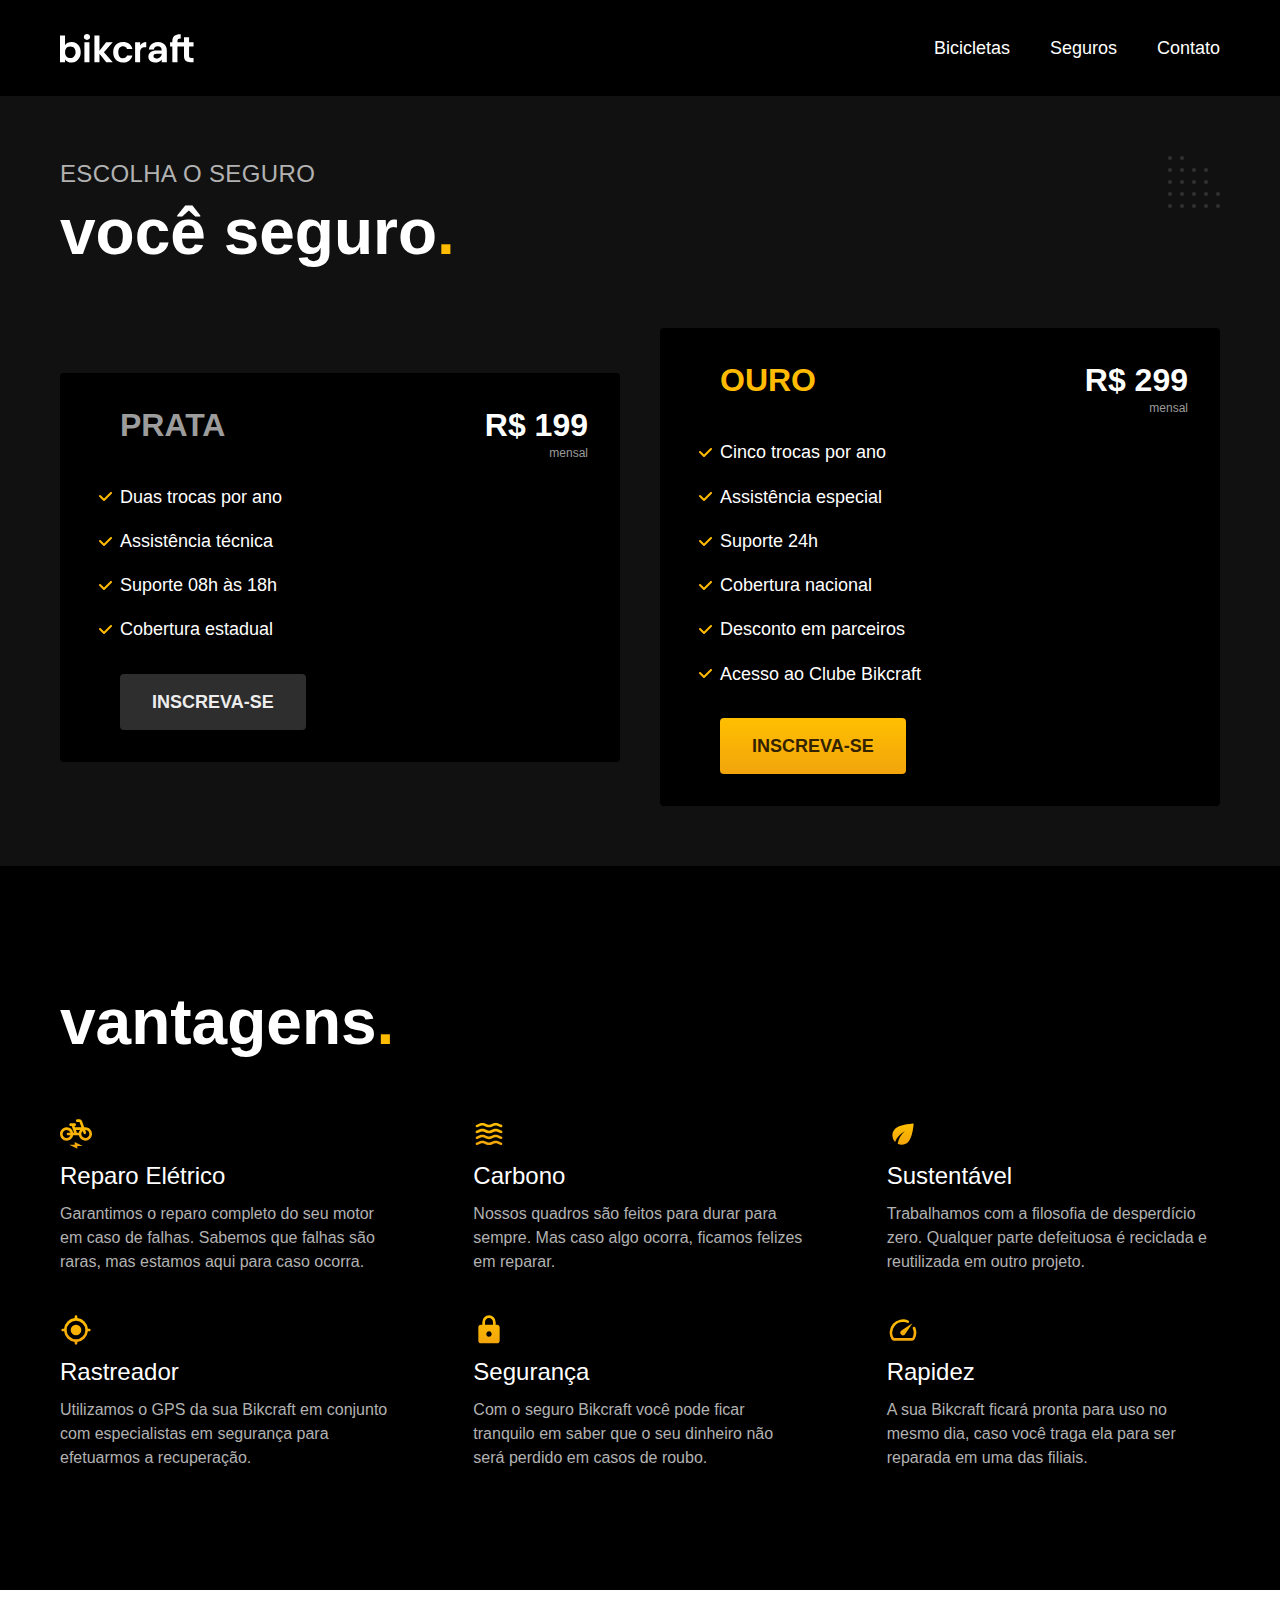
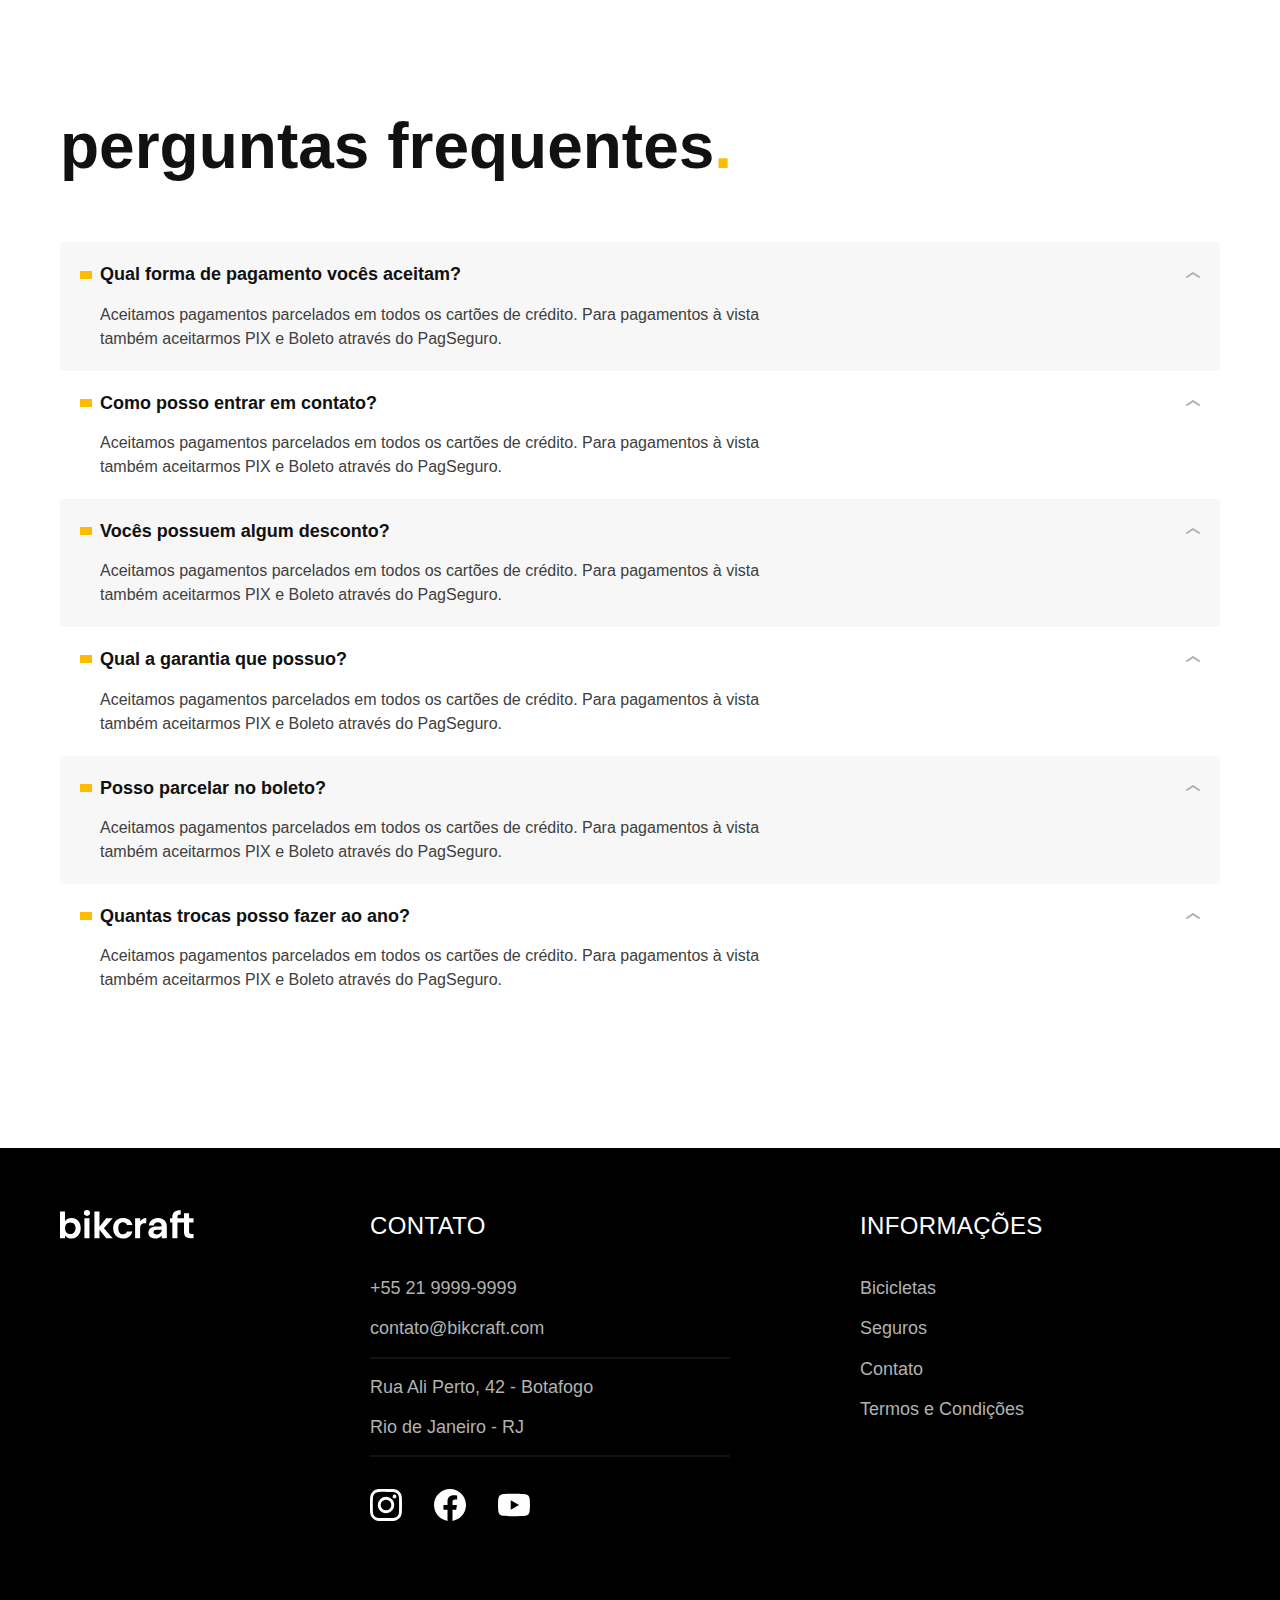
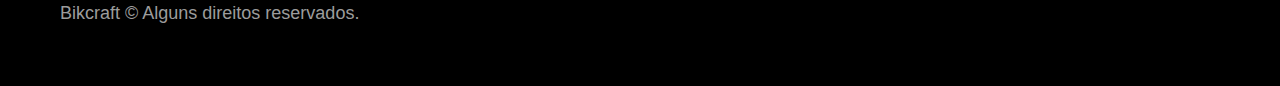
<file: seguros.html>
<!DOCTYPE html>
<html lang="pt-br">

<head>
  <meta charset="UTF-8">
  <meta name="viewport" content="width=device-width, initial-scale=1.0">

  <title>Seguros | Bikcraft</title>
  <meta name="description" content="Seguros.">

  <link rel="preload" href="./css/style.css" as="style">
  <link rel="stylesheet" href="./css/style.css">
</head>

<body id="seguros">
  <header class="header-bg">
    <div class="header container">
      <a href="./">
        <img src="./img/bikcraft.svg" alt="Bikcraft">
      </a>

      <nav aria-label="primaria">
        <ul class="header-menu font-1-m cor-0">
          <li><a href="./bicicletas.html">Bicicletas</a></li>
          <li><a href="./seguros.html">Seguros</a></li>
          <li><a href="./contato.html">Contato</a></li>
        </ul>
      </nav>
    </div>
  </header>

  <main class="seguros-bg">
    <div class="titulo-bg">
      <div class="titulo container">
        <p class="font-2-l-b cor-5">Escolha o seguro</p>
        <h1 class="font-1-xxl cor-0">você seguro<span class="cor-p1">.</span></h1>
      </div>
    </div>

    <div class="seguros container">
      <div class="seguros-item">
        <h3 class="font-1-xl cor-6">PRATA</h3>
        <span class="font-1-xl cor-0">R$ 199 <span class="font-1-xs cor-6">mensal</span></span>
        <ul class="font-2-m cor-0">
          <li>Duas trocas por ano</li>
          <li>Assistência técnica</li>
          <li>Suporte 08h às 18h</li>
          <li>Cobertura estadual</li>
        </ul>
        <a class="botao secundario" href="./orcamento.html">Inscreva-se</a>
      </div>

      <div class="seguros-item">
        <h3 class="font-1-xl cor-p1">OURO</h3>
        <span class="font-1-xl cor-0">R$ 299 <span class="font-1-xs cor-6">mensal</span></span>
        <ul class="font-2-m cor-0">
          <li>Cinco trocas por ano</li>
          <li>Assistência especial</li>
          <li>Suporte 24h</li>
          <li>Cobertura nacional</li>
          <li>Desconto em parceiros</li>
          <li>Acesso ao Clube Bikcraft</li>
        </ul>
        <a class="botao" href="./orcamento.html">Inscreva-se</a>
      </div>
    </div>
  </main>

  <article class="vantagens-bg">
    <div class="vantagens container">
      <h2 class="font-1-xxl cor-0">vantagens<span class="cor-p1">.</span></h2>
      <ul>
        <li>
          <img src="./img/icones/eletrica.svg" alt="">
          <h3 class="font-1-l cor-0">Reparo Elétrico</h3>
          <p class="font-2-s cor-5">Garantimos o reparo completo do seu motor em caso de falhas. Sabemos que falhas são raras, mas estamos aqui para caso ocorra.</p>
        </li>
        <li>
          <img src="./img/icones/carbono.svg" alt="">
          <h3 class="font-1-l cor-0">Carbono</h3>
          <p class="font-2-s cor-5">Nossos quadros são feitos para durar para sempre. Mas caso algo ocorra, ficamos felizes em reparar.</p>
        </li>
        <li>
          <img src="./img/icones/sustentavel.svg" alt="">
          <h3 class="font-1-l cor-0">Sustentável</h3>
          <p class="font-2-s cor-5">Trabalhamos com a filosofia de desperdício zero. Qualquer parte defeituosa é reciclada e reutilizada em outro projeto.</p>
        </li>
        <li>
          <img src="./img/icones/rastreador.svg" alt="">
          <h3 class="font-1-l cor-0">Rastreador</h3>
          <p class="font-2-s cor-5">Utilizamos o GPS da sua Bikcraft em conjunto com especialistas em segurança para efetuarmos a recuperação.</p>
        </li>
        <li>
          <img src="./img/icones/seguro.svg" alt="">
          <h3 class="font-1-l cor-0">Segurança</h3>
          <p class="font-2-s cor-5">Com o seguro Bikcraft você pode ficar tranquilo em saber que o seu dinheiro não será perdido em casos de roubo.</p>
        </li>
        <li>
          <img src="./img/icones/velocidade.svg" alt="">
          <h3 class="font-1-l cor-0">Rapidez</h3>
          <p class="font-2-s cor-5">A sua Bikcraft ficará pronta para uso no mesmo dia, caso você traga ela para ser reparada em uma das filiais.</p>
        </li>
      </ul>
    </div>
  </article>

  <article class="perguntas container">
    <h2 class="font-1-xxl">perguntas frequentes<span class="cor-p1">.</span></h2>

    <dl>
      <div>
        <dt class="font-1-m-b">Qual forma de pagamento vocês aceitam?</dt>
        <dd class="font-2-s cor-9">Aceitamos pagamentos parcelados em todos os cartões de crédito. Para pagamentos à vista também aceitarmos PIX e Boleto através do PagSeguro.</dd>
      </div>
      <div>
        <dt class="font-1-m-b">Como posso entrar em contato?</dt>
        <dd class="font-2-s cor-9">Aceitamos pagamentos parcelados em todos os cartões de crédito. Para pagamentos à vista também aceitarmos PIX e Boleto através do PagSeguro.</dd>
      </div>
      <div>
        <dt class="font-1-m-b">Vocês possuem algum desconto?</dt>
        <dd class="font-2-s cor-9">Aceitamos pagamentos parcelados em todos os cartões de crédito. Para pagamentos à vista também aceitarmos PIX e Boleto através do PagSeguro.</dd>
      </div>
      <div>
        <dt class="font-1-m-b">Qual a garantia que possuo?</dt>
        <dd class="font-2-s cor-9">Aceitamos pagamentos parcelados em todos os cartões de crédito. Para pagamentos à vista também aceitarmos PIX e Boleto através do PagSeguro.</dd>
      </div>
      <div>
        <dt class="font-1-m-b">Posso parcelar no boleto?</dt>
        <dd class="font-2-s cor-9">Aceitamos pagamentos parcelados em todos os cartões de crédito. Para pagamentos à vista também aceitarmos PIX e Boleto através do PagSeguro.</dd>
      </div>
      <div>
        <dt class="font-1-m-b">Quantas trocas posso fazer ao ano?</dt>
        <dd class="font-2-s cor-9">Aceitamos pagamentos parcelados em todos os cartões de crédito. Para pagamentos à vista também aceitarmos PIX e Boleto através do PagSeguro.</dd>
      </div>
    </dl>
  </article>

  <footer class="footer-bg">
    <div class="footer container">
      <img src="./img/bikcraft.svg" alt="Bikcraft">
      <div class="footer-contato">
        <h3 class="font-2-l-b cor-0">Contato</h3>
        <ul class="font-2-m cor-5">
          <li><a href="tel:+552199999999">+55 21 9999-9999</a></li>
          <li><a href="mailto:contato@bikcraft.com">contato@bikcraft.com</a></li>
          <li>Rua Ali Perto, 42 - Botafogo</li>
          <li>Rio de Janeiro - RJ</li>
        </ul>
        <div class="footer-redes">
          <a href="./">
            <img src="./img/redes/instagram.svg" alt="Instagram">
          </a>
          <a href="./">
            <img src="./img/redes/facebook.svg" alt="Facebook">
          </a>
          <a href="./">
            <img src="./img/redes/youtube.svg" alt="Youtube">
          </a>
        </div>
      </div>
      <div class="footer-informacoes">
        <h3 class="font-2-l-b cor-0">Informações</h3>
        <nav>
          <ul class="font-1-m cor-5">
            <li><a href="./bicicletas.html">Bicicletas</a></li>
            <li><a href="./seguros.html">Seguros</a></li>
            <li><a href="./contato.html">Contato</a></li>
            <li><a href="./termos.html">Termos e Condições</a></li>
          </ul>
        </nav>
      </div>
      <p class="footer-copy font-2-m cor-6">Bikcraft © Alguns direitos reservados.</p>
    </div>
  </footer>
</body>

</html>
</file>
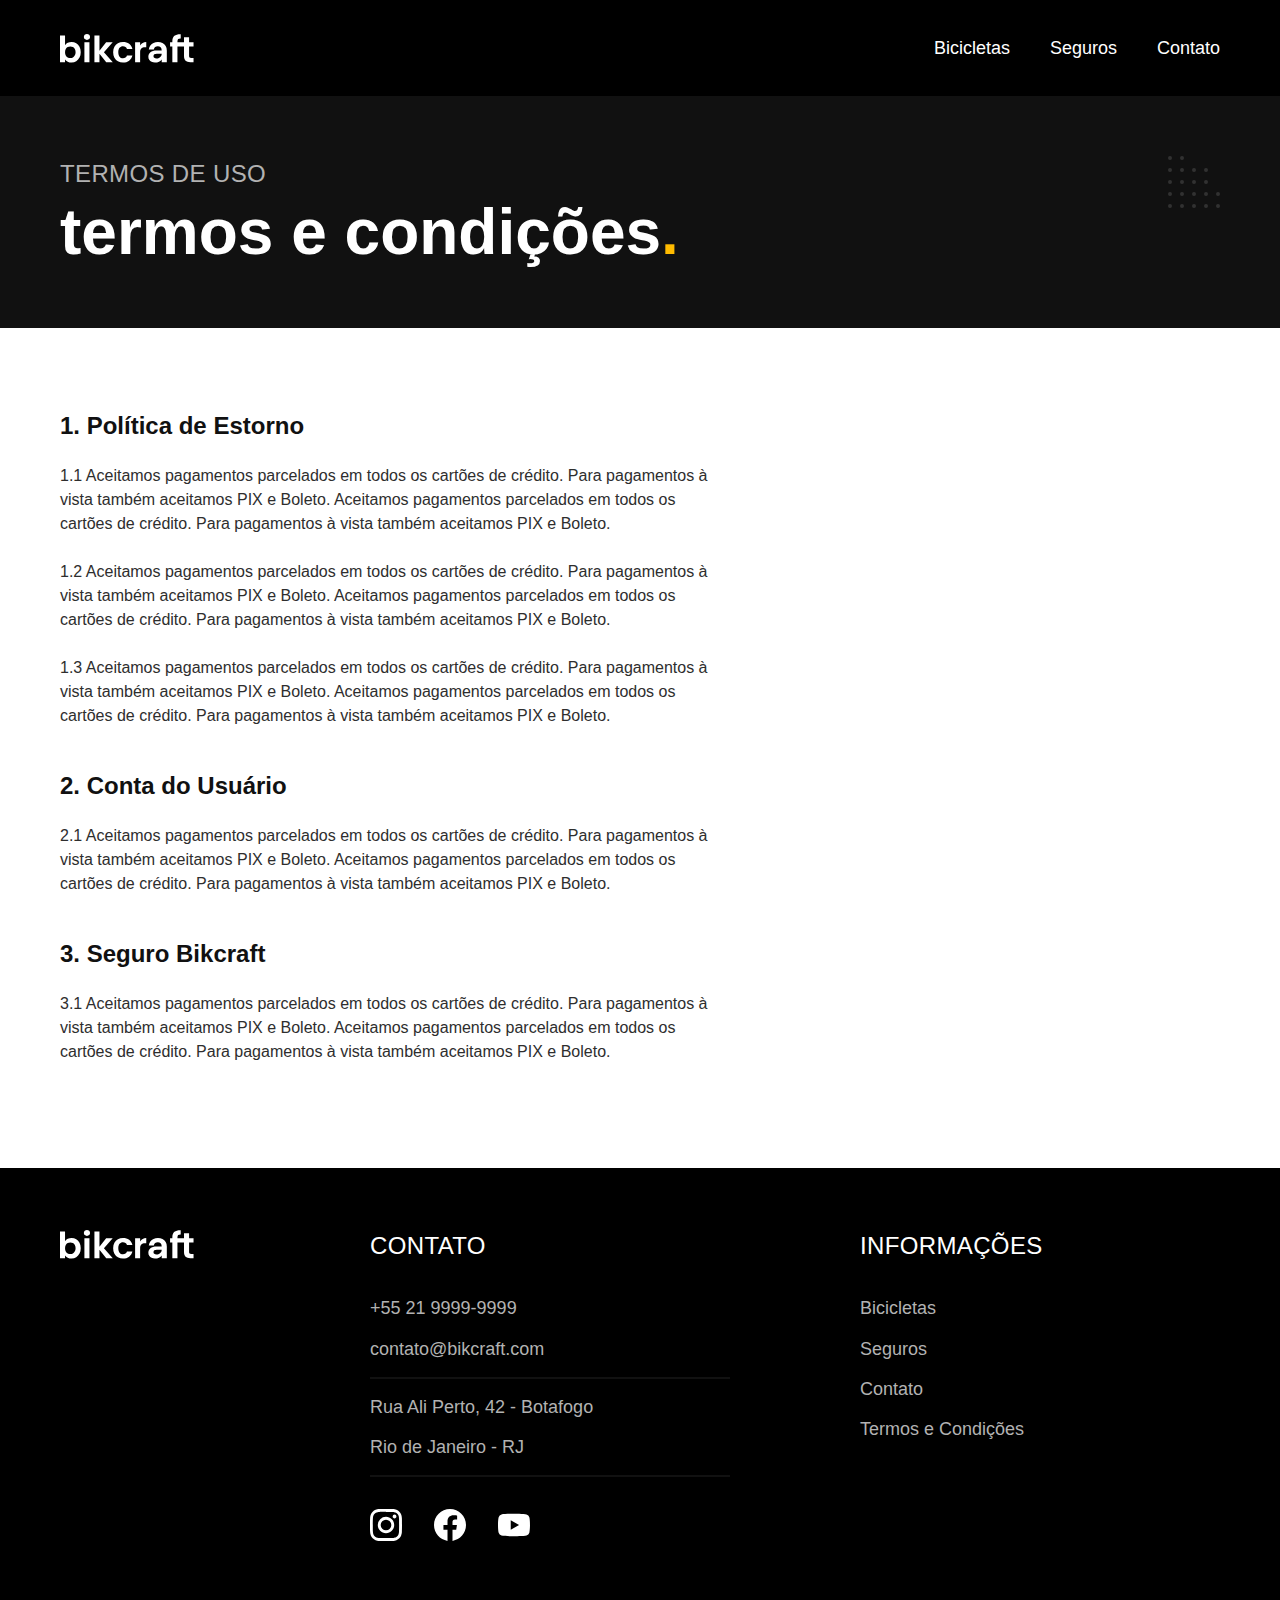
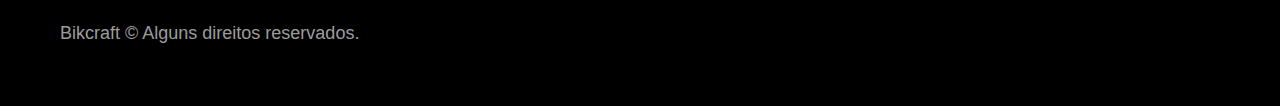
<file: termos.html>
<!DOCTYPE html>
<html lang="pt-br">

<head>
  <meta charset="UTF-8">
  <meta name="viewport" content="width=device-width, initial-scale=1.0">

  <title>Termos e Condições | Bikcraft</title>
  <meta name="description" content="Termos e condições.">

  <link rel="preload" href="./css/style.css" as="style">
  <link rel="stylesheet" href="./css/style.css">
</head>

<body id="termos">
  <header class="header-bg">
    <div class="header container">
      <a href="./">
        <img src="./img/bikcraft.svg" alt="Bikcraft">
      </a>

      <nav aria-label="primaria">
        <ul class="header-menu font-1-m cor-0">
          <li><a href="./bicicletas.html">Bicicletas</a></li>
          <li><a href="./seguros.html">Seguros</a></li>
          <li><a href="./contato.html">Contato</a></li>
        </ul>
      </nav>
    </div>
  </header>

  <main>
    <div class="titulo-bg">
      <div class="titulo container">
        <p class="font-2-l-b cor-5">Termos de uso</p>
        <h1 class="font-1-xxl cor-0">termos e condições<span class="cor-p1">.</span></h1>
      </div>
    </div>

    <div class="termos font-2-s cor-10 container">
      <h2 class="font-1-l cor-11">1. Política de Estorno</h2>
      <p>1.1 Aceitamos pagamentos parcelados em todos os cartões de crédito. Para pagamentos à vista também aceitamos PIX e Boleto. Aceitamos pagamentos parcelados em todos os cartões de crédito. Para pagamentos à vista também aceitamos PIX e Boleto.</p>
      <p>1.2 Aceitamos pagamentos parcelados em todos os cartões de crédito. Para pagamentos à vista também aceitamos PIX e Boleto. Aceitamos pagamentos parcelados em todos os cartões de crédito. Para pagamentos à vista também aceitamos PIX e Boleto.</p>
      <p>1.3 Aceitamos pagamentos parcelados em todos os cartões de crédito. Para pagamentos à vista também aceitamos PIX e Boleto. Aceitamos pagamentos parcelados em todos os cartões de crédito. Para pagamentos à vista também aceitamos PIX e Boleto.</p>
      <h2 class="font-1-l cor-11">2. Conta do Usuário</h2>
      <p>2.1 Aceitamos pagamentos parcelados em todos os cartões de crédito. Para pagamentos à vista também aceitamos PIX e Boleto. Aceitamos pagamentos parcelados em todos os cartões de crédito. Para pagamentos à vista também aceitamos PIX e Boleto.</p>
      <h2 class="font-1-l cor-11">3. Seguro Bikcraft</h2>
      <p>3.1 Aceitamos pagamentos parcelados em todos os cartões de crédito. Para pagamentos à vista também aceitamos PIX e Boleto. Aceitamos pagamentos parcelados em todos os cartões de crédito. Para pagamentos à vista também aceitamos PIX e Boleto.</p>
    </div>
  </main>

  <footer class="footer-bg">
    <div class="footer container">
      <img src="./img/bikcraft.svg" alt="Bikcraft">
      <div class="footer-contato">
        <h3 class="font-2-l-b cor-0">Contato</h3>
        <ul class="font-2-m cor-5">
          <li><a href="tel:+552199999999">+55 21 9999-9999</a></li>
          <li><a href="mailto:contato@bikcraft.com">contato@bikcraft.com</a></li>
          <li>Rua Ali Perto, 42 - Botafogo</li>
          <li>Rio de Janeiro - RJ</li>
        </ul>
        <div class="footer-redes">
          <a href="./">
            <img src="./img/redes/instagram.svg" alt="Instagram">
          </a>
          <a href="./">
            <img src="./img/redes/facebook.svg" alt="Facebook">
          </a>
          <a href="./">
            <img src="./img/redes/youtube.svg" alt="Youtube">
          </a>
        </div>
      </div>
      <div class="footer-informacoes">
        <h3 class="font-2-l-b cor-0">Informações</h3>
        <nav>
          <ul class="font-1-m cor-5">
            <li><a href="./bicicletas.html">Bicicletas</a></li>
            <li><a href="./seguros.html">Seguros</a></li>
            <li><a href="./contato.html">Contato</a></li>
            <li><a href="./termos.html">Termos e Condições</a></li>
          </ul>
        </nav>
      </div>
      <p class="footer-copy font-2-m cor-6">Bikcraft © Alguns direitos reservados.</p>
    </div>
  </footer>
</body>

</html>
</file>
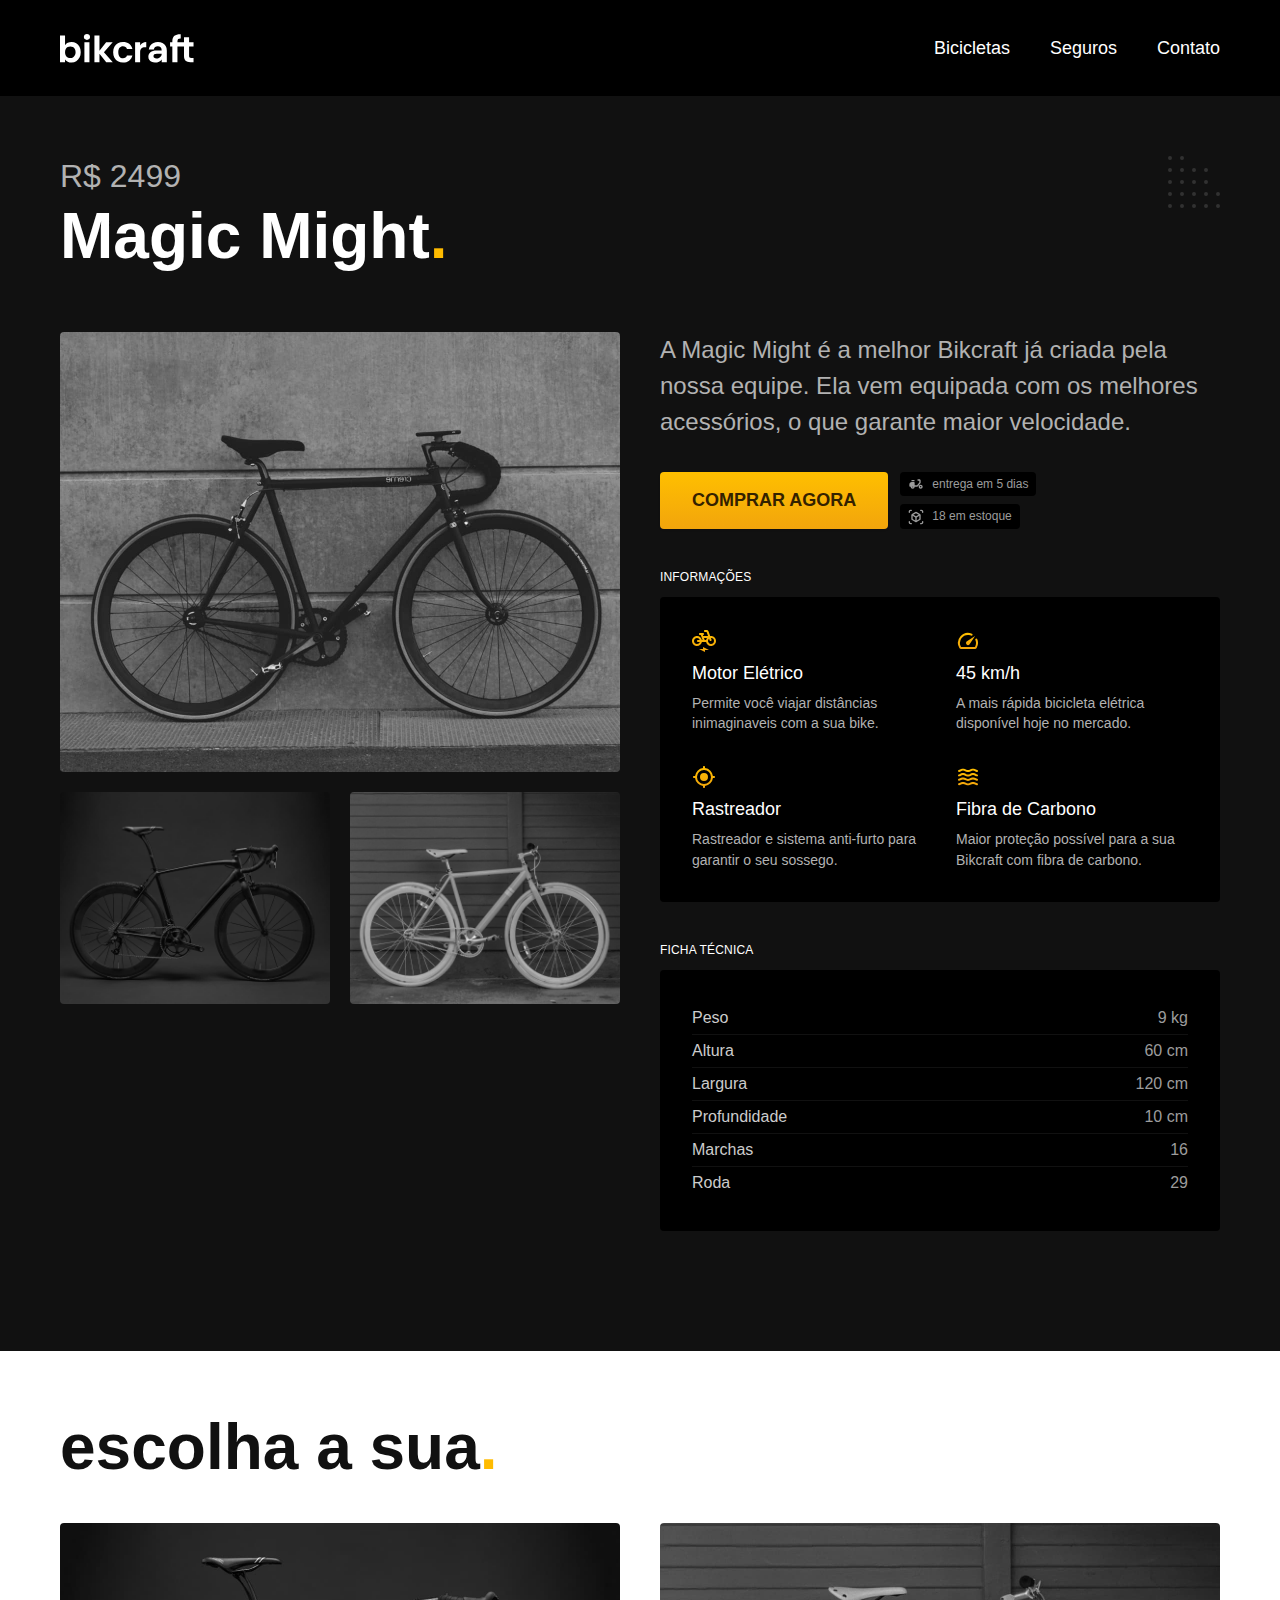
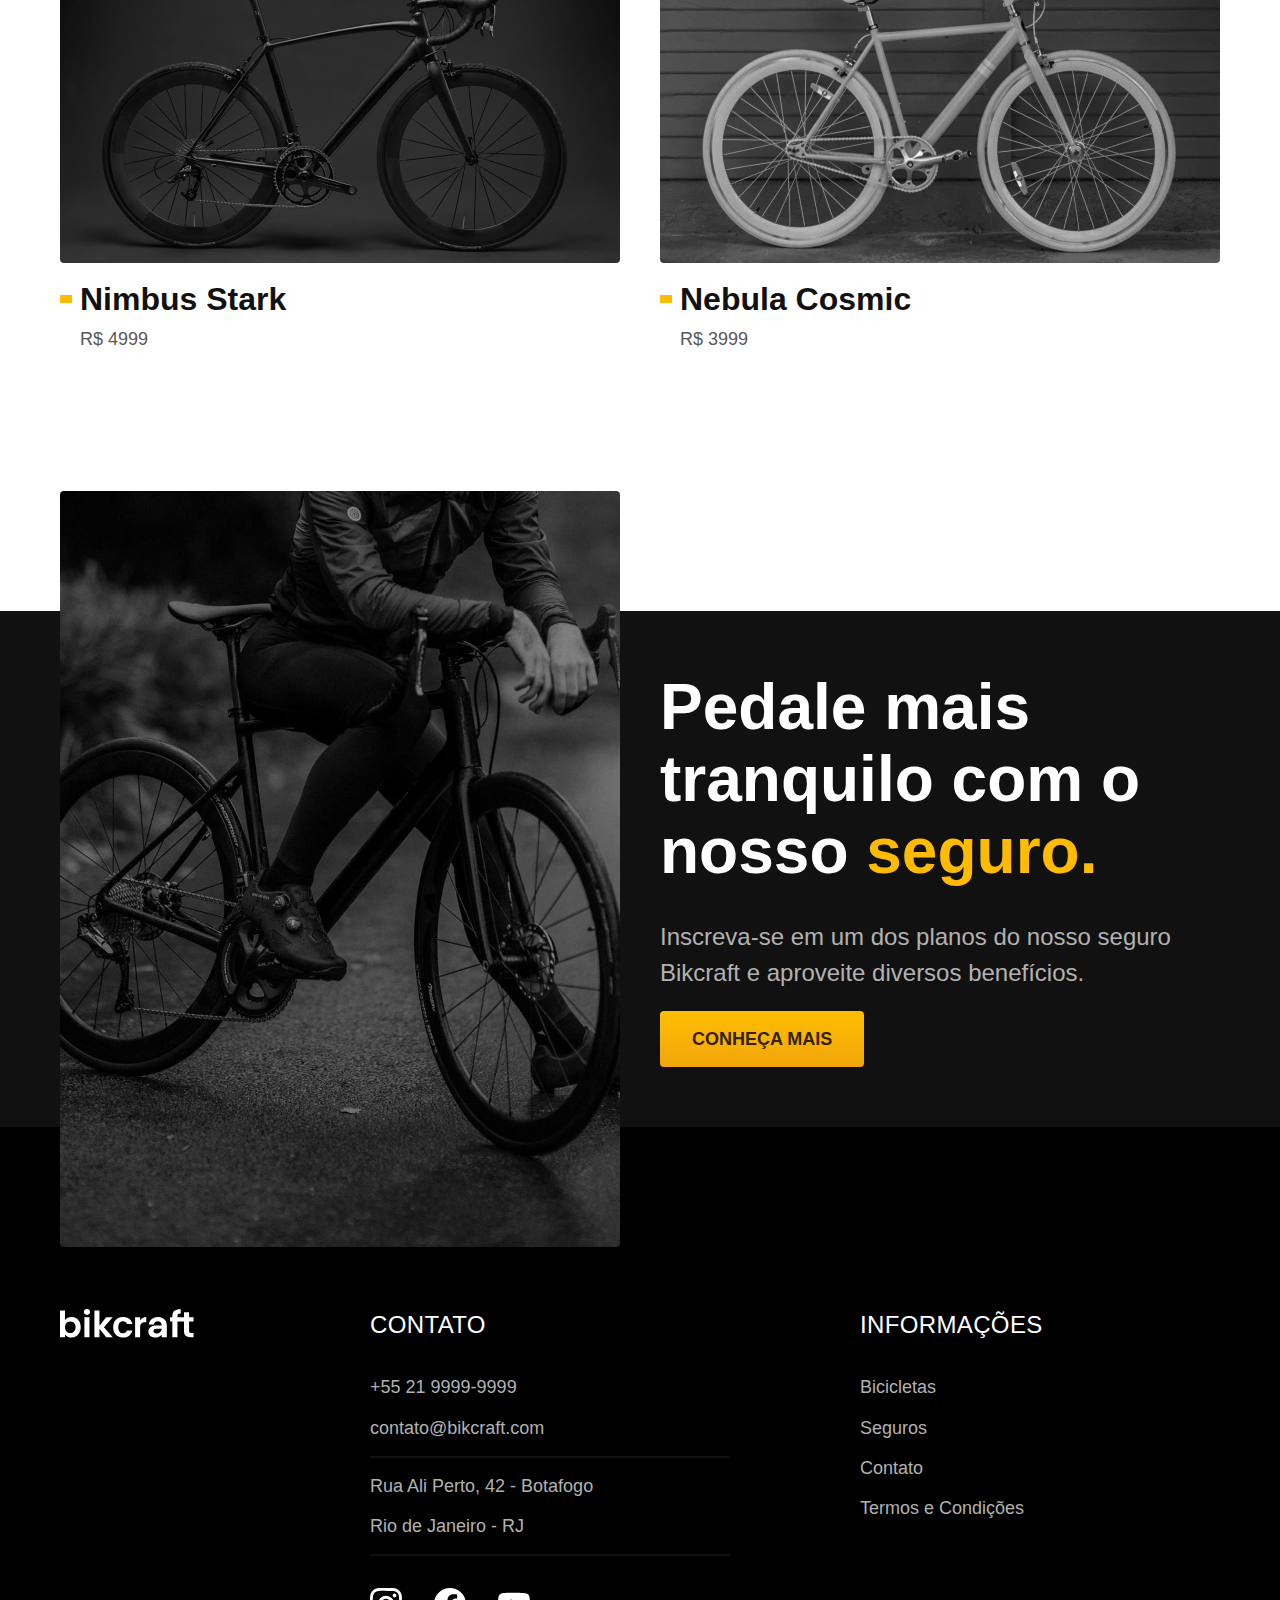
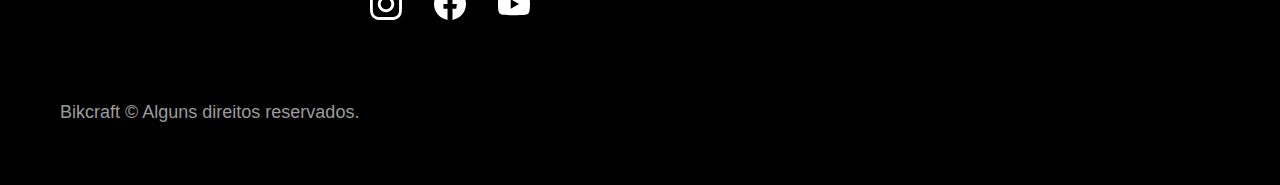
<file: bicicletas/magic.html>
<!DOCTYPE html>
<html lang="pt-br">

<head>
  <meta charset="UTF-8">
  <meta name="viewport" content="width=device-width, initial-scale=1.0">

  <title>Magic | Bikcraft</title>
  <meta name="description" content="Magic.">

  <link rel="preload" href="../css/style.css" as="style">
  <link rel="stylesheet" href="../css/style.css">
</head>

<body id="bicicleta">
  <header class="header-bg">
    <div class="header container">
      <a href="../">
        <img src="../img/bikcraft.svg" alt="Bikcraft">
      </a>

      <nav aria-label="primaria">
        <ul class="header-menu font-1-m cor-0">
          <li><a href="../bicicletas.html">Bicicletas</a></li>
          <li><a href="../seguros.html">Seguros</a></li>
          <li><a href="../contato.html">Contato</a></li>
        </ul>
      </nav>
    </div>
  </header>

  <main class="titulo-bg">
    <div>
      <div class="titulo container">
        <p class="font-2-xl cor-5">R$ 2499</p>
        <h1 class="font-1-xxl cor-0">Magic Might<span class="cor-p1">.</span></h1>
      </div>
    </div>
    <div class="bicicleta container">
      <div class="bicicleta-imagens">
        <img src="../img/bicicleta/nimbus2.jpg" alt="">
        <img src="../img/bicicleta/nimbus1.jpg" alt="">
        <img src="../img/bicicleta/nimbus3.jpg" alt="">
      </div>
      <div class="bicicleta-conteudo">
        <p class="font-2-l cor-5">A Magic Might é a melhor Bikcraft já criada pela nossa equipe. Ela vem equipada com os melhores acessórios, o que garante maior velocidade.</p>
        <div class="bicicleta-comprar">
          <a class="botao" href="../orcamento.html">Comprar Agora</a>
          <span class="font-1-xs cor-6"><img src="../img/icones/entrega.svg" alt=""> entrega em 5 dias</span>
          <span class="font-1-xs cor-6"><img src="../img/icones/estoque.svg" alt=""> 18 em estoque</span>
        </div>

        <h2 class="font-1-xs cor-0">Informações</h2>
        <ul class="bicicleta-informacoes">
          <li>
            <img src="../img/icones/eletrica.svg" alt="">
            <h3 class="font-1-m cor-0">Motor Elétrico</h3>
            <p class="font-2-xs cor-5">Permite você viajar distâncias inimaginaveis com a sua bike.</p>
          </li>
          <li>
            <img src="../img/icones/velocidade.svg" alt="">
            <h3 class="font-1-m cor-0">45 km/h</h3>
            <p class="font-2-xs cor-5">A mais rápida bicicleta elétrica disponível hoje no mercado.</p>
          </li>
          <li>
            <img src="../img/icones/rastreador.svg" alt="">
            <h3 class="font-1-m cor-0">Rastreador</h3>
            <p class="font-2-xs cor-5">Rastreador e sistema anti-furto para garantir o seu sossego.</p>
          </li>
          <li>
            <img src="../img/icones/carbono.svg" alt="">
            <h3 class="font-1-m cor-0">Fibra de Carbono</h3>
            <p class="font-2-xs cor-5">Maior proteção possível para a sua Bikcraft com fibra de carbono.</p>
          </li>
        </ul>
        <h2 class="font-1-xs cor-0">Ficha Técnica</h2>
        <ul class="bicicleta-ficha font-2-s cor-4">
          <li>Peso <span>9 kg</span></li>
          <li>Altura <span>60 cm</span></li>
          <li>Largura <span>120 cm</span></li>
          <li>Profundidade <span>10 cm</span></li>
          <li>Marchas <span>16</span></li>
          <li>Roda <span>29</span></li>
        </ul>
      </div>
    </div>
  </main>

  <article class="bicicletas-lista container">
    <h2 class="font-1-xxl">escolha a sua<span class="cor-p1">.</span></h2>

    <ul>
      <li>
        <a href="./nimbus.html">
          <img src="../img/bicicletas/nimbus.jpg" alt="Bicicleta preta">
          <h3 class="font-1-xl">Nimbus Stark</h3>
          <span class="font-2-m cor-8">R$ 4999</span>
        </a>
      </li>
      <li>
        <a href="./nebula.html">
          <img src="../img/bicicletas/nebula.jpg" alt="Bicicleta preta">
          <h3 class="font-1-xl">Nebula Cosmic</h3>
          <span class="font-2-m cor-8">R$ 3999</span>
        </a>
      </li>
    </ul>
  </article>

  <article class="seguro-bg">
    <div class="seguro container">
      <div class="seguro-imagem">
        <img src="../img/fotos/seguros.jpg" alt="Pessoa parada em cima de uma bicicleta.">
      </div>
      <div class="seguro-conteudo">
        <h2 class="font-1-xxl cor-0">Pedale mais tranquilo com o nosso <span class="cor-p1">seguro.</span></h2>
        <p class="font-2-l cor-5">Inscreva-se em um dos planos do nosso seguro Bikcraft e aproveite diversos benefícios.</p>
        <a class="botao" href="../seguros.html">Conheça Mais</a>
      </div>
    </div>
  </article>

  <footer class="footer-bg">
    <div class="footer container">
      <img src="../img/bikcraft.svg" alt="Bikcraft">
      <div class="footer-contato">
        <h3 class="font-2-l-b cor-0">Contato</h3>
        <ul class="font-2-m cor-5">
          <li><a href="tel:+552199999999">+55 21 9999-9999</a></li>
          <li><a href="mailto:contato@bikcraft.com">contato@bikcraft.com</a></li>
          <li>Rua Ali Perto, 42 - Botafogo</li>
          <li>Rio de Janeiro - RJ</li>
        </ul>
        <div class="footer-redes">
          <a href="../">
            <img src="../img/redes/instagram.svg" alt="Instagram">
          </a>
          <a href="../">
            <img src="../img/redes/facebook.svg" alt="Facebook">
          </a>
          <a href="../">
            <img src="../img/redes/youtube.svg" alt="Youtube">
          </a>
        </div>
      </div>
      <div class="footer-informacoes">
        <h3 class="font-2-l-b cor-0">Informações</h3>
        <nav>
          <ul class="font-1-m cor-5">
            <li><a href="../bicicletas.html">Bicicletas</a></li>
            <li><a href="../seguros.html">Seguros</a></li>
            <li><a href="../contato.html">Contato</a></li>
            <li><a href="../termos.html">Termos e Condições</a></li>
          </ul>
        </nav>
      </div>
      <p class="footer-copy font-2-m cor-6">Bikcraft © Alguns direitos reservados.</p>
    </div>
  </footer>
</body>

</html>
</file>
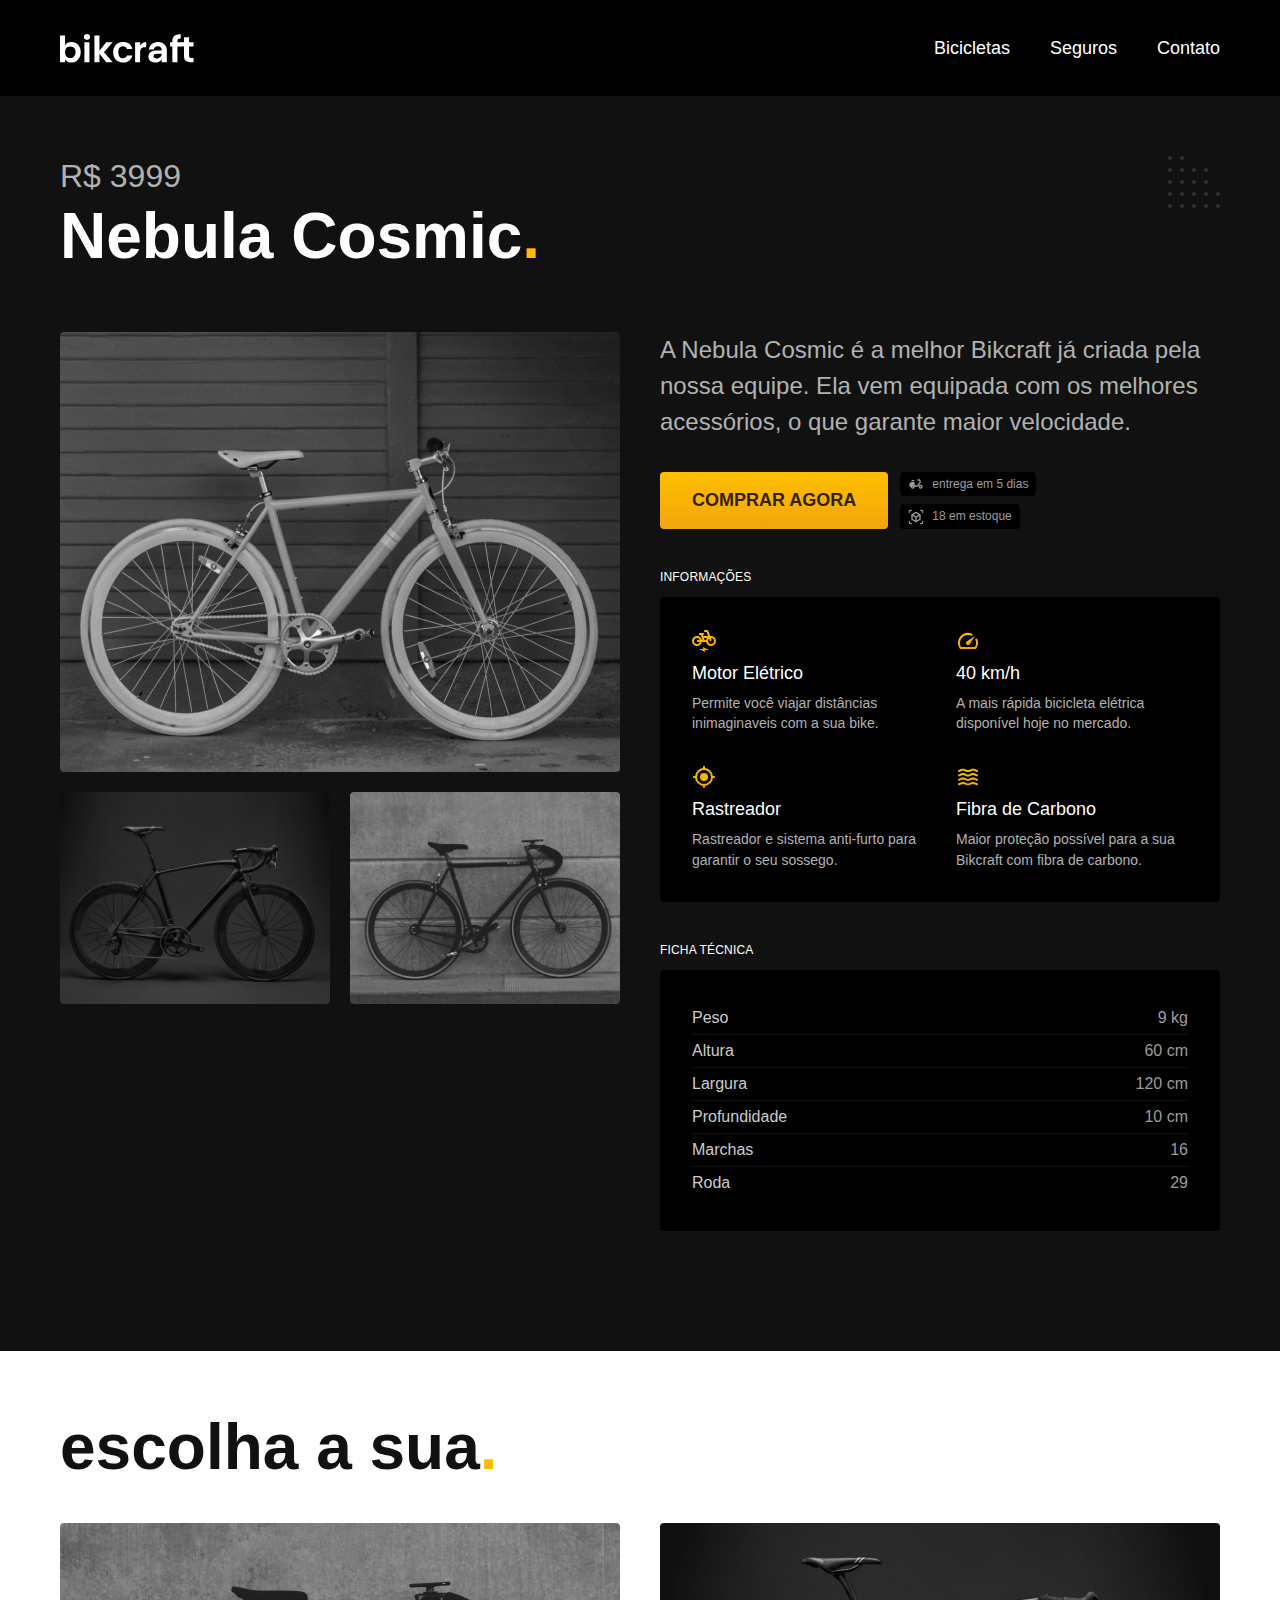
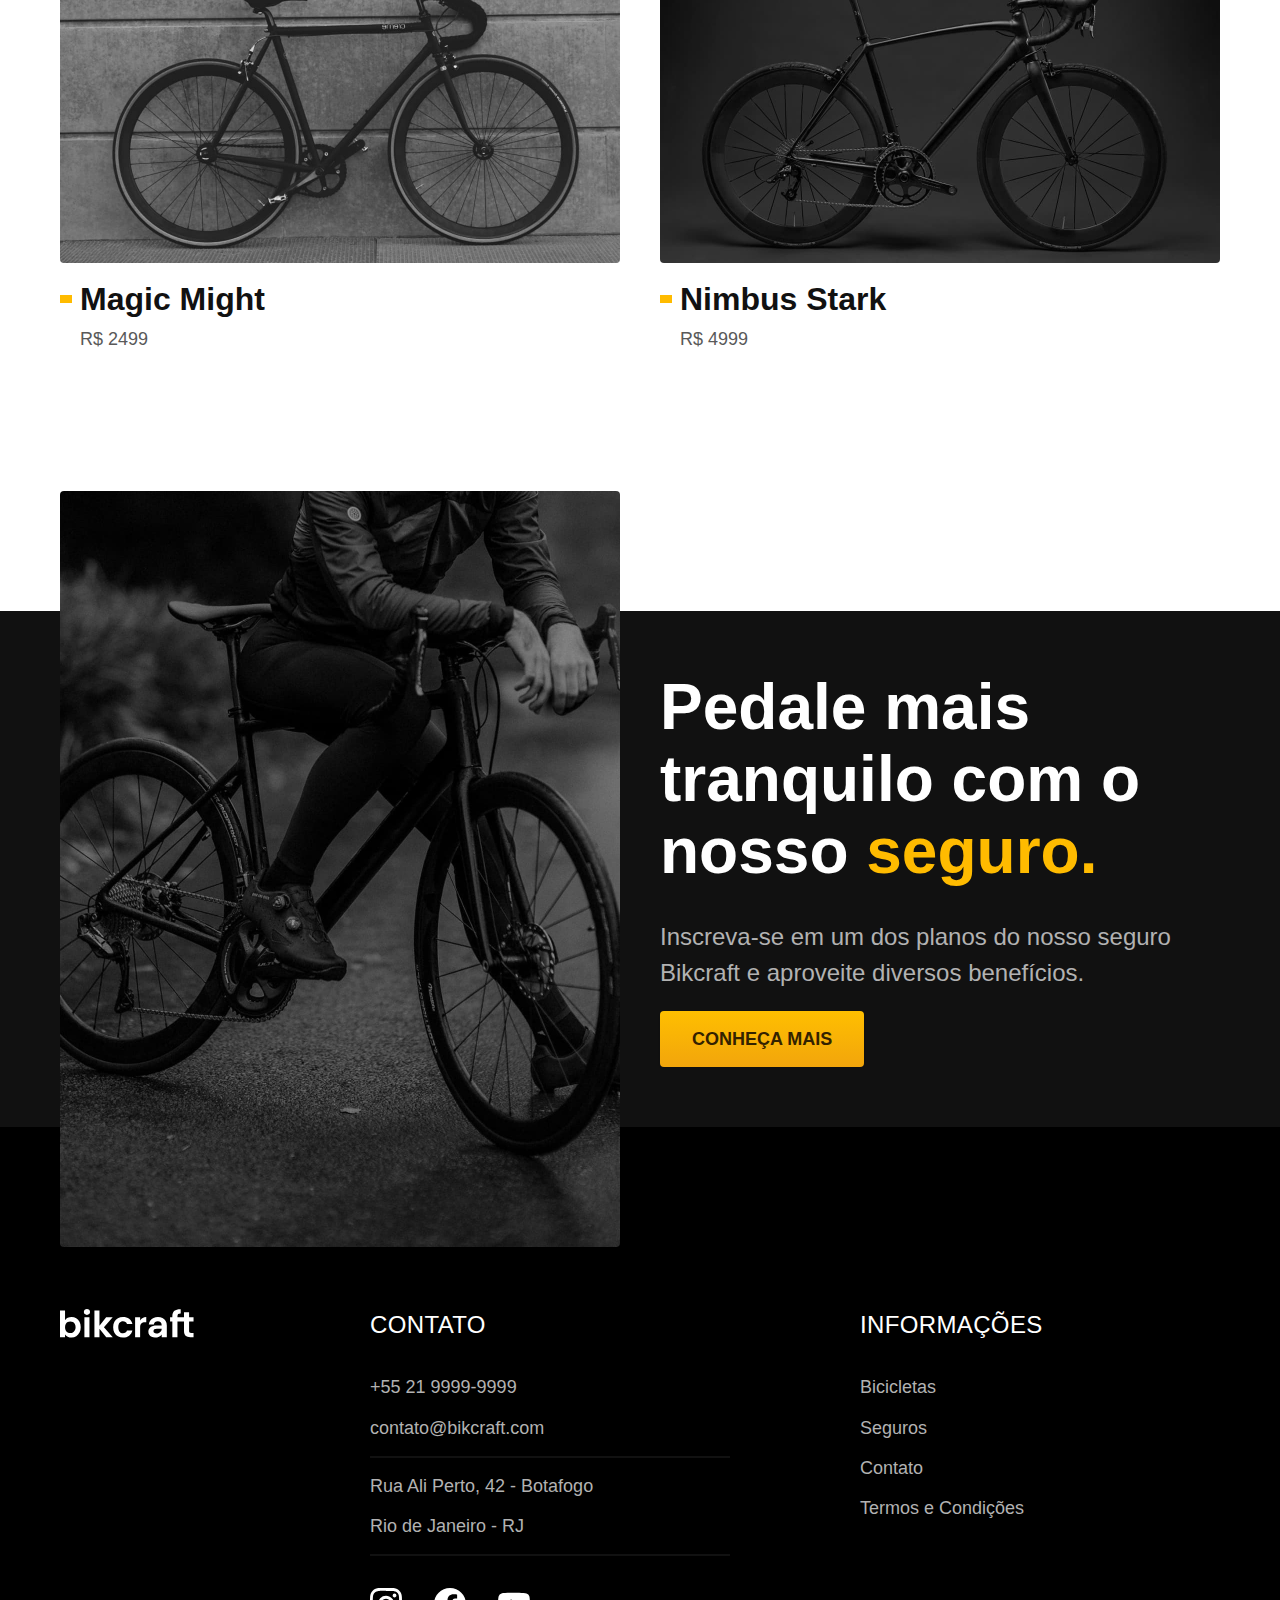
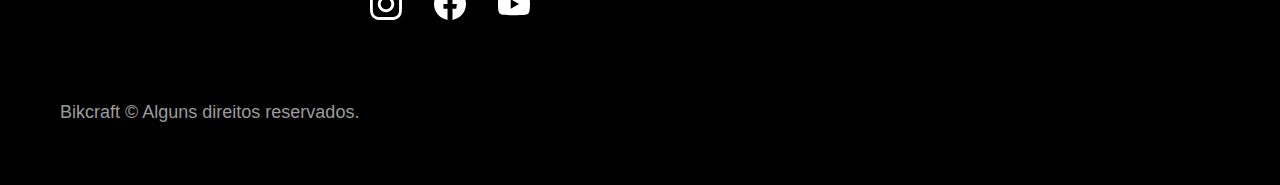
<file: bicicletas/nebula.html>
<!DOCTYPE html>
<html lang="pt-br">

<head>
  <meta charset="UTF-8">
  <meta name="viewport" content="width=device-width, initial-scale=1.0">

  <title>Nebula | Bikcraft</title>
  <meta name="description" content="Nebula.">

  <link rel="preload" href="../css/style.css" as="style">
  <link rel="stylesheet" href="../css/style.css">
</head>

<body id="bicicleta">
  <header class="header-bg">
    <div class="header container">
      <a href="../">
        <img src="../img/bikcraft.svg" alt="Bikcraft">
      </a>

      <nav aria-label="primaria">
        <ul class="header-menu font-1-m cor-0">
          <li><a href="../bicicletas.html">Bicicletas</a></li>
          <li><a href="../seguros.html">Seguros</a></li>
          <li><a href="../contato.html">Contato</a></li>
        </ul>
      </nav>
    </div>
  </header>

  <main class="titulo-bg">
    <div>
      <div class="titulo container">
        <p class="font-2-xl cor-5">R$ 3999</p>
        <h1 class="font-1-xxl cor-0">Nebula Cosmic<span class="cor-p1">.</span></h1>
      </div>
    </div>
    <div class="bicicleta container">
      <div class="bicicleta-imagens">
        <img src="../img/bicicleta/nimbus3.jpg" alt="">
        <img src="../img/bicicleta/nimbus1.jpg" alt="">
        <img src="../img/bicicleta/nimbus2.jpg" alt="">
      </div>
      <div class="bicicleta-conteudo">
        <p class="font-2-l cor-5">A Nebula Cosmic é a melhor Bikcraft já criada pela nossa equipe. Ela vem equipada com os melhores acessórios, o que garante maior velocidade.</p>
        <div class="bicicleta-comprar">
          <a class="botao" href="../orcamento.html">Comprar Agora</a>
          <span class="font-1-xs cor-6"><img src="../img/icones/entrega.svg" alt=""> entrega em 5 dias</span>
          <span class="font-1-xs cor-6"><img src="../img/icones/estoque.svg" alt=""> 18 em estoque</span>
        </div>

        <h2 class="font-1-xs cor-0">Informações</h2>
        <ul class="bicicleta-informacoes">
          <li>
            <img src="../img/icones/eletrica.svg" alt="">
            <h3 class="font-1-m cor-0">Motor Elétrico</h3>
            <p class="font-2-xs cor-5">Permite você viajar distâncias inimaginaveis com a sua bike.</p>
          </li>
          <li>
            <img src="../img/icones/velocidade.svg" alt="">
            <h3 class="font-1-m cor-0">40 km/h</h3>
            <p class="font-2-xs cor-5">A mais rápida bicicleta elétrica disponível hoje no mercado.</p>
          </li>
          <li>
            <img src="../img/icones/rastreador.svg" alt="">
            <h3 class="font-1-m cor-0">Rastreador</h3>
            <p class="font-2-xs cor-5">Rastreador e sistema anti-furto para garantir o seu sossego.</p>
          </li>
          <li>
            <img src="../img/icones/carbono.svg" alt="">
            <h3 class="font-1-m cor-0">Fibra de Carbono</h3>
            <p class="font-2-xs cor-5">Maior proteção possível para a sua Bikcraft com fibra de carbono.</p>
          </li>
        </ul>
        <h2 class="font-1-xs cor-0">Ficha Técnica</h2>
        <ul class="bicicleta-ficha font-2-s cor-4">
          <li>Peso <span>9 kg</span></li>
          <li>Altura <span>60 cm</span></li>
          <li>Largura <span>120 cm</span></li>
          <li>Profundidade <span>10 cm</span></li>
          <li>Marchas <span>16</span></li>
          <li>Roda <span>29</span></li>
        </ul>
      </div>
    </div>
  </main>

  <article class="bicicletas-lista container">
    <h2 class="font-1-xxl">escolha a sua<span class="cor-p1">.</span></h2>

    <ul>
      <li>
        <a href="./magic.html">
          <img src="../img/bicicletas/magic.jpg" alt="Bicicleta preta">
          <h3 class="font-1-xl">Magic Might</h3>
          <span class="font-2-m cor-8">R$ 2499</span>
        </a>
      </li>
      <li>
        <a href="./nimbus.html">
          <img src="../img/bicicletas/nimbus.jpg" alt="Bicicleta preta">
          <h3 class="font-1-xl">Nimbus Stark</h3>
          <span class="font-2-m cor-8">R$ 4999</span>
        </a>
      </li>
    </ul>
  </article>

  <article class="seguro-bg">
    <div class="seguro container">
      <div class="seguro-imagem">
        <img src="../img/fotos/seguros.jpg" alt="Pessoa parada em cima de uma bicicleta.">
      </div>
      <div class="seguro-conteudo">
        <h2 class="font-1-xxl cor-0">Pedale mais tranquilo com o nosso <span class="cor-p1">seguro.</span></h2>
        <p class="font-2-l cor-5">Inscreva-se em um dos planos do nosso seguro Bikcraft e aproveite diversos benefícios.</p>
        <a class="botao" href="../seguros.html">Conheça Mais</a>
      </div>
    </div>
  </article>

  <footer class="footer-bg">
    <div class="footer container">
      <img src="../img/bikcraft.svg" alt="Bikcraft">
      <div class="footer-contato">
        <h3 class="font-2-l-b cor-0">Contato</h3>
        <ul class="font-2-m cor-5">
          <li><a href="tel:+552199999999">+55 21 9999-9999</a></li>
          <li><a href="mailto:contato@bikcraft.com">contato@bikcraft.com</a></li>
          <li>Rua Ali Perto, 42 - Botafogo</li>
          <li>Rio de Janeiro - RJ</li>
        </ul>
        <div class="footer-redes">
          <a href="../">
            <img src="../img/redes/instagram.svg" alt="Instagram">
          </a>
          <a href="../">
            <img src="../img/redes/facebook.svg" alt="Facebook">
          </a>
          <a href="../">
            <img src="../img/redes/youtube.svg" alt="Youtube">
          </a>
        </div>
      </div>
      <div class="footer-informacoes">
        <h3 class="font-2-l-b cor-0">Informações</h3>
        <nav>
          <ul class="font-1-m cor-5">
            <li><a href="../bicicletas.html">Bicicletas</a></li>
            <li><a href="../seguros.html">Seguros</a></li>
            <li><a href="../contato.html">Contato</a></li>
            <li><a href="../termos.html">Termos e Condições</a></li>
          </ul>
        </nav>
      </div>
      <p class="footer-copy font-2-m cor-6">Bikcraft © Alguns direitos reservados.</p>
    </div>
  </footer>
</body>

</html>
</file>
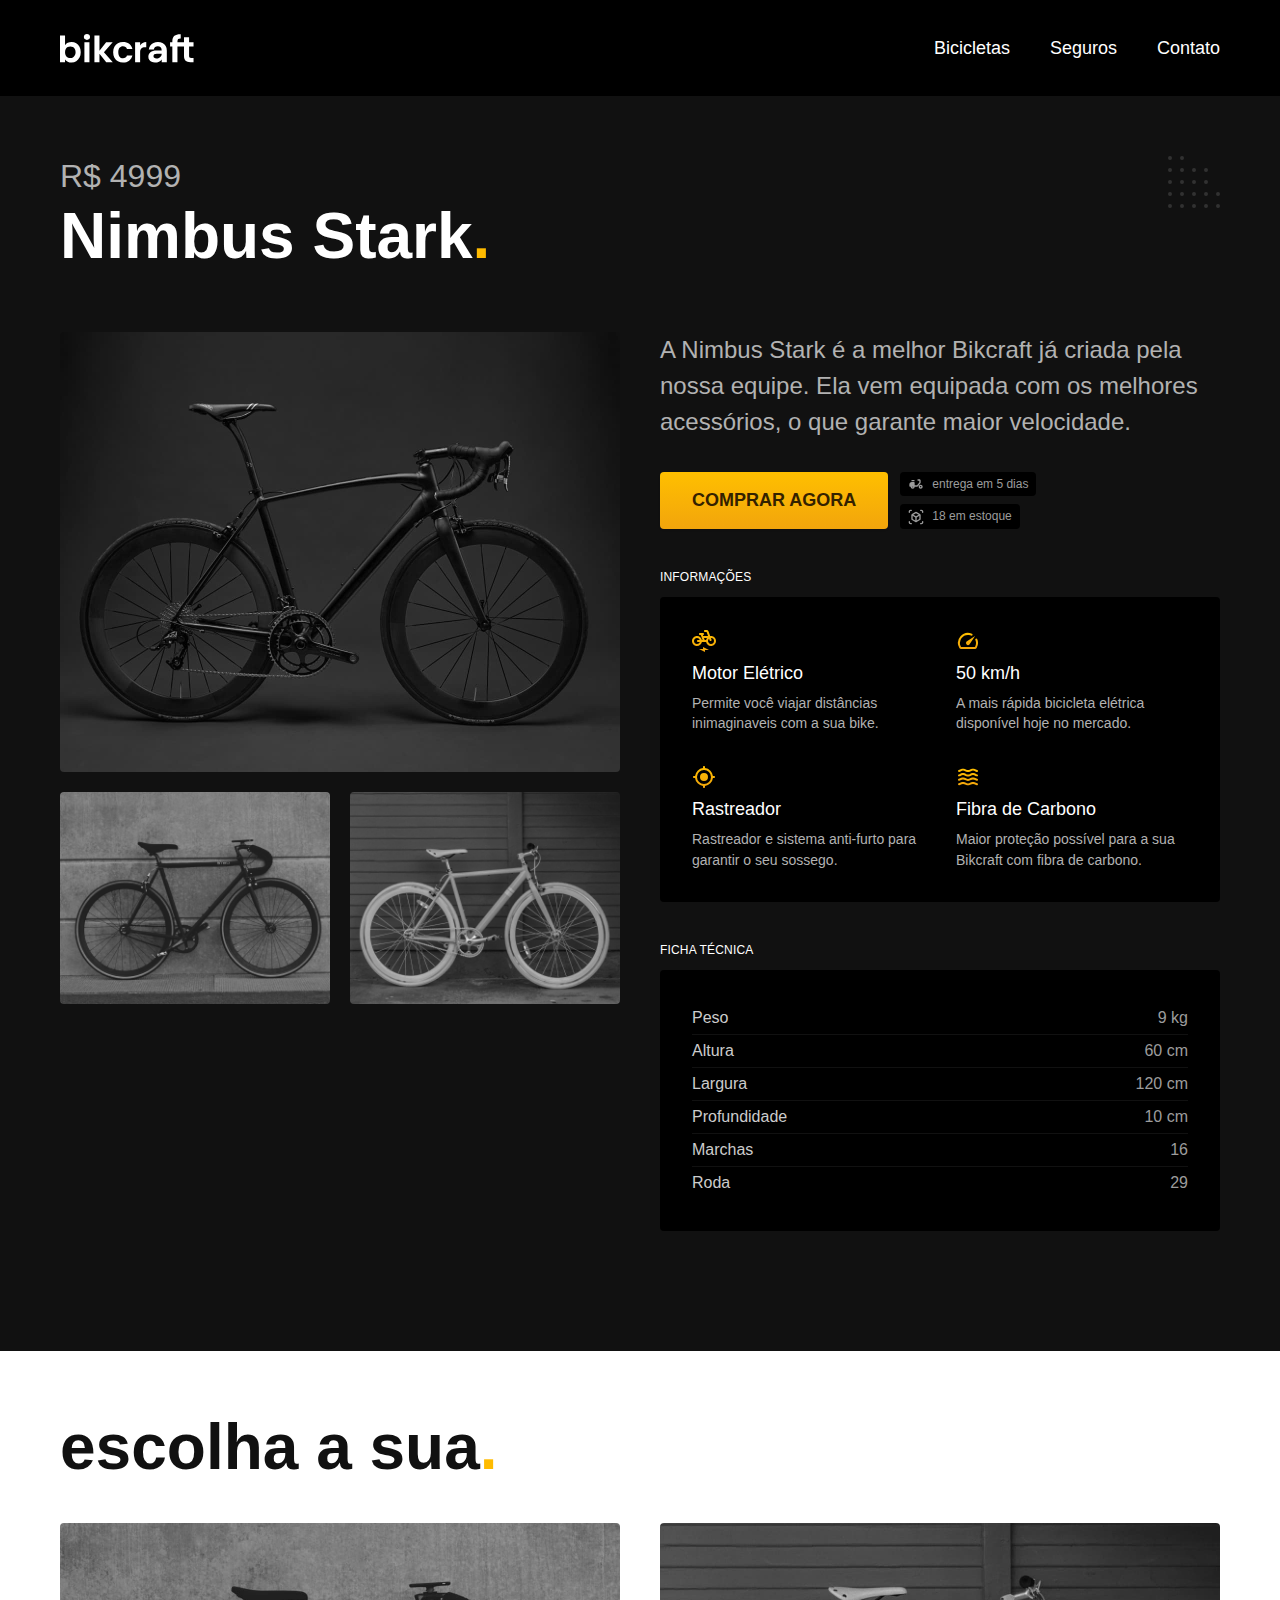
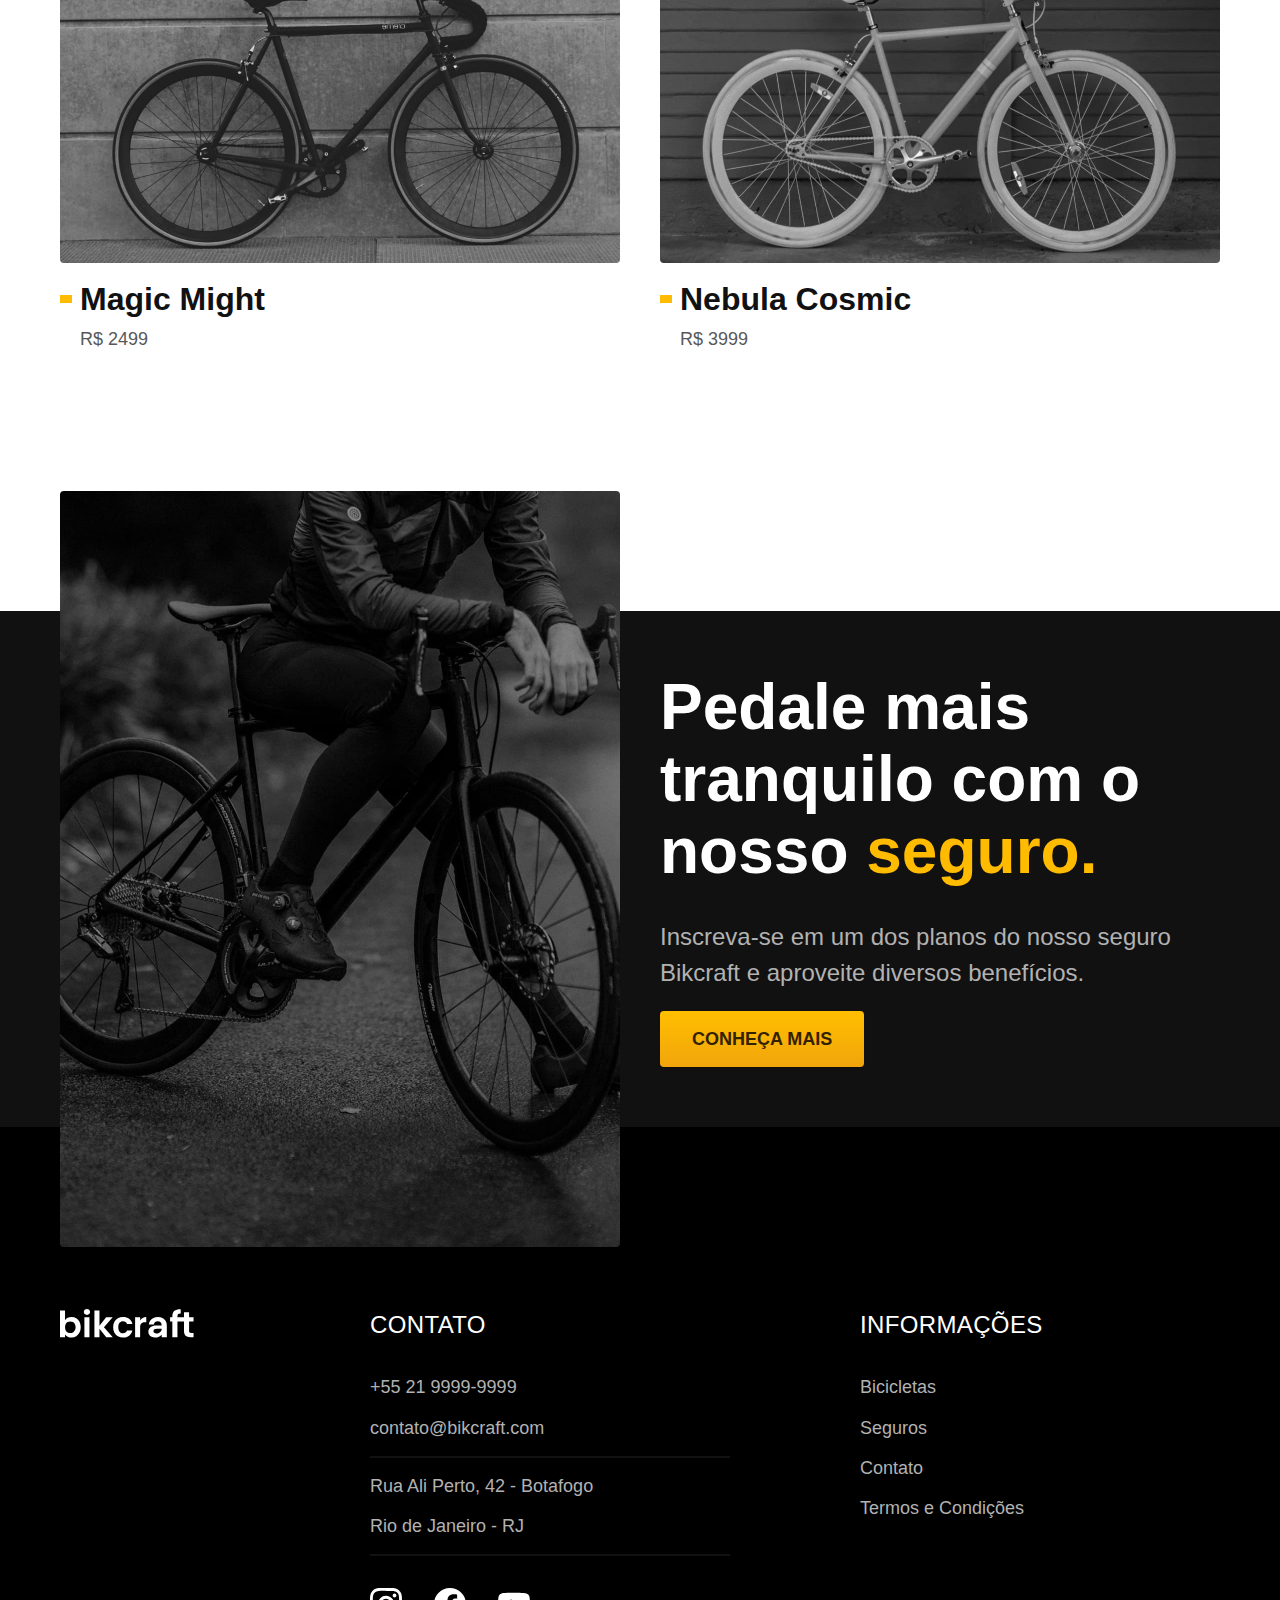
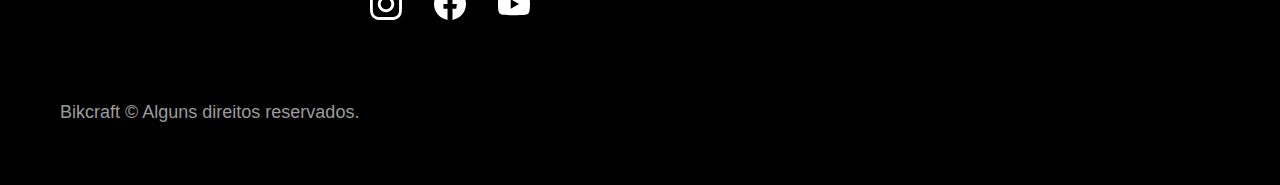
<file: bicicletas/nimbus.html>
<!DOCTYPE html>
<html lang="pt-br">

<head>
  <meta charset="UTF-8">
  <meta name="viewport" content="width=device-width, initial-scale=1.0">

  <title>Nimbus | Bikcraft</title>
  <meta name="description" content="Nimbus.">

  <link rel="preload" href="../css/style.css" as="style">
  <link rel="stylesheet" href="../css/style.css">
</head>

<body id="bicicleta">
  <header class="header-bg">
    <div class="header container">
      <a href="../">
        <img src="../img/bikcraft.svg" alt="Bikcraft">
      </a>

      <nav aria-label="primaria">
        <ul class="header-menu font-1-m cor-0">
          <li><a href="../bicicletas.html">Bicicletas</a></li>
          <li><a href="../seguros.html">Seguros</a></li>
          <li><a href="../contato.html">Contato</a></li>
        </ul>
      </nav>
    </div>
  </header>

  <main class="titulo-bg">
    <div>
      <div class="titulo container">
        <p class="font-2-xl cor-5">R$ 4999</p>
        <h1 class="font-1-xxl cor-0">Nimbus Stark<span class="cor-p1">.</span></h1>
      </div>
    </div>
    <div class="bicicleta container">
      <div class="bicicleta-imagens">
        <img src="../img/bicicleta/nimbus1.jpg" alt="">
        <img src="../img/bicicleta/nimbus2.jpg" alt="">
        <img src="../img/bicicleta/nimbus3.jpg" alt="">
      </div>
      <div class="bicicleta-conteudo">
        <p class="font-2-l cor-5">A Nimbus Stark é a melhor Bikcraft já criada pela nossa equipe. Ela vem equipada com os melhores acessórios, o que garante maior velocidade.</p>
        <div class="bicicleta-comprar">
          <a class="botao" href="../orcamento.html">Comprar Agora</a>
          <span class="font-1-xs cor-6"><img src="../img/icones/entrega.svg" alt=""> entrega em 5 dias</span>
          <span class="font-1-xs cor-6"><img src="../img/icones/estoque.svg" alt=""> 18 em estoque</span>
        </div>

        <h2 class="font-1-xs cor-0">Informações</h2>
        <ul class="bicicleta-informacoes">
          <li>
            <img src="../img/icones/eletrica.svg" alt="">
            <h3 class="font-1-m cor-0">Motor Elétrico</h3>
            <p class="font-2-xs cor-5">Permite você viajar distâncias inimaginaveis com a sua bike.</p>
          </li>
          <li>
            <img src="../img/icones/velocidade.svg" alt="">
            <h3 class="font-1-m cor-0">50 km/h</h3>
            <p class="font-2-xs cor-5">A mais rápida bicicleta elétrica disponível hoje no mercado.</p>
          </li>
          <li>
            <img src="../img/icones/rastreador.svg" alt="">
            <h3 class="font-1-m cor-0">Rastreador</h3>
            <p class="font-2-xs cor-5">Rastreador e sistema anti-furto para garantir o seu sossego.</p>
          </li>
          <li>
            <img src="../img/icones/carbono.svg" alt="">
            <h3 class="font-1-m cor-0">Fibra de Carbono</h3>
            <p class="font-2-xs cor-5">Maior proteção possível para a sua Bikcraft com fibra de carbono.</p>
          </li>
        </ul>
        <h2 class="font-1-xs cor-0">Ficha Técnica</h2>
        <ul class="bicicleta-ficha font-2-s cor-4">
          <li>Peso <span>9 kg</span></li>
          <li>Altura <span>60 cm</span></li>
          <li>Largura <span>120 cm</span></li>
          <li>Profundidade <span>10 cm</span></li>
          <li>Marchas <span>16</span></li>
          <li>Roda <span>29</span></li>
        </ul>
      </div>
    </div>
  </main>

  <article class="bicicletas-lista container">
    <h2 class="font-1-xxl">escolha a sua<span class="cor-p1">.</span></h2>

    <ul>
      <li>
        <a href="./magic.html">
          <img src="../img/bicicletas/magic.jpg" alt="Bicicleta preta">
          <h3 class="font-1-xl">Magic Might</h3>
          <span class="font-2-m cor-8">R$ 2499</span>
        </a>
      </li>
      <li>
        <a href="./nebula.html">
          <img src="../img/bicicletas/nebula.jpg" alt="Bicicleta preta">
          <h3 class="font-1-xl">Nebula Cosmic</h3>
          <span class="font-2-m cor-8">R$ 3999</span>
        </a>
      </li>
    </ul>
  </article>

  <article class="seguro-bg">
    <div class="seguro container">
      <div class="seguro-imagem">
        <img src="../img/fotos/seguros.jpg" alt="Pessoa parada em cima de uma bicicleta.">
      </div>
      <div class="seguro-conteudo">
        <h2 class="font-1-xxl cor-0">Pedale mais tranquilo com o nosso <span class="cor-p1">seguro.</span></h2>
        <p class="font-2-l cor-5">Inscreva-se em um dos planos do nosso seguro Bikcraft e aproveite diversos benefícios.</p>
        <a class="botao" href="../seguros.html">Conheça Mais</a>
      </div>
    </div>
  </article>

  <footer class="footer-bg">
    <div class="footer container">
      <img src="../img/bikcraft.svg" alt="Bikcraft">
      <div class="footer-contato">
        <h3 class="font-2-l-b cor-0">Contato</h3>
        <ul class="font-2-m cor-5">
          <li><a href="tel:+552199999999">+55 21 9999-9999</a></li>
          <li><a href="mailto:contato@bikcraft.com">contato@bikcraft.com</a></li>
          <li>Rua Ali Perto, 42 - Botafogo</li>
          <li>Rio de Janeiro - RJ</li>
        </ul>
        <div class="footer-redes">
          <a href="../">
            <img src="../img/redes/instagram.svg" alt="Instagram">
          </a>
          <a href="../">
            <img src="../img/redes/facebook.svg" alt="Facebook">
          </a>
          <a href="../">
            <img src="../img/redes/youtube.svg" alt="Youtube">
          </a>
        </div>
      </div>
      <div class="footer-informacoes">
        <h3 class="font-2-l-b cor-0">Informações</h3>
        <nav>
          <ul class="font-1-m cor-5">
            <li><a href="../bicicletas.html">Bicicletas</a></li>
            <li><a href="../seguros.html">Seguros</a></li>
            <li><a href="../contato.html">Contato</a></li>
            <li><a href="../termos.html">Termos e Condições</a></li>
          </ul>
        </nav>
      </div>
      <p class="footer-copy font-2-m cor-6">Bikcraft © Alguns direitos reservados.</p>
    </div>
  </footer>
</body>

</html>
</file>
<file: css/style.css>
@import "./global/global.css";
@import "./utilidades/tipografia.css";
@import "./utilidades/cores.css";

@import "./global/header.css";
@import "./global/footer.css";

/* Utilidades */
@import "./utilidades/componentes.css";
@import "./utilidades/formulario.css";

/* Home */
@import "./home/introducao.css";
@import "./home/tecnologia.css";
@import "./home/parceiros.css";
@import "./home/depoimento.css";

/* Bicicletas */
@import "./bicicletas/bicicletas-lista.css";
@import "./bicicletas/bicicletas.css";

/* Bicicleta */
@import "./bicicleta/bicicleta.css";
@import "./bicicleta/seguro.css";

/* Seguros */
@import "./seguros/seguros.css";
@import "./seguros/vantagens.css";
@import "./seguros/perguntas.css";

/* Contato */
@import "./contato/contato.css";
@import "./contato/lojas.css";

/* Contato */
@import "./orcamento/orcamento.css";

/* Termos */
@import "./termos/termos.css";
</file>
<file: css/global/header.css>
.header-bg {
  background-color: var(--cor-12);
}

.header {
  display: flex;
  flex-wrap: wrap;
  gap: 20px;
  justify-content: space-between;
  align-items: center;
  padding-top: 20px;
  padding-bottom: 20px;
}

.header-menu {
  display: flex;
  flex-wrap: wrap;
  gap: 40px;
}

.header-menu a {
  display: inline-block;
  padding: 16px 0px;
  position: relative;
}

.header-menu a:after {
  content: "";
  display: block;
  height: 2px;
  width: 0px;
  background: var(--cor-0);
  margin-top: 4px;
  transition: 0.3s;
  position: absolute;
}

.header-menu a:hover:after {
  width: 100%;
}

@media (max-width: 800px) {
  .header-menu {
    gap: 20px;
  }
  .header-menu a {
    background: var(--cor-11);
    padding: 12px 16px;
    border-radius: 4px;
  }
  .header-menu a:hover {
    background-color: var(--cor-10);
  }
  .header a:after {
    display: none;
  }
}

@media (max-width: 600px) {
  .header-menu {
    gap: 12px;
  }
  .header-menu a {
    padding: 8px 12px;
    font-size: 14px;
  }
}
</file>
